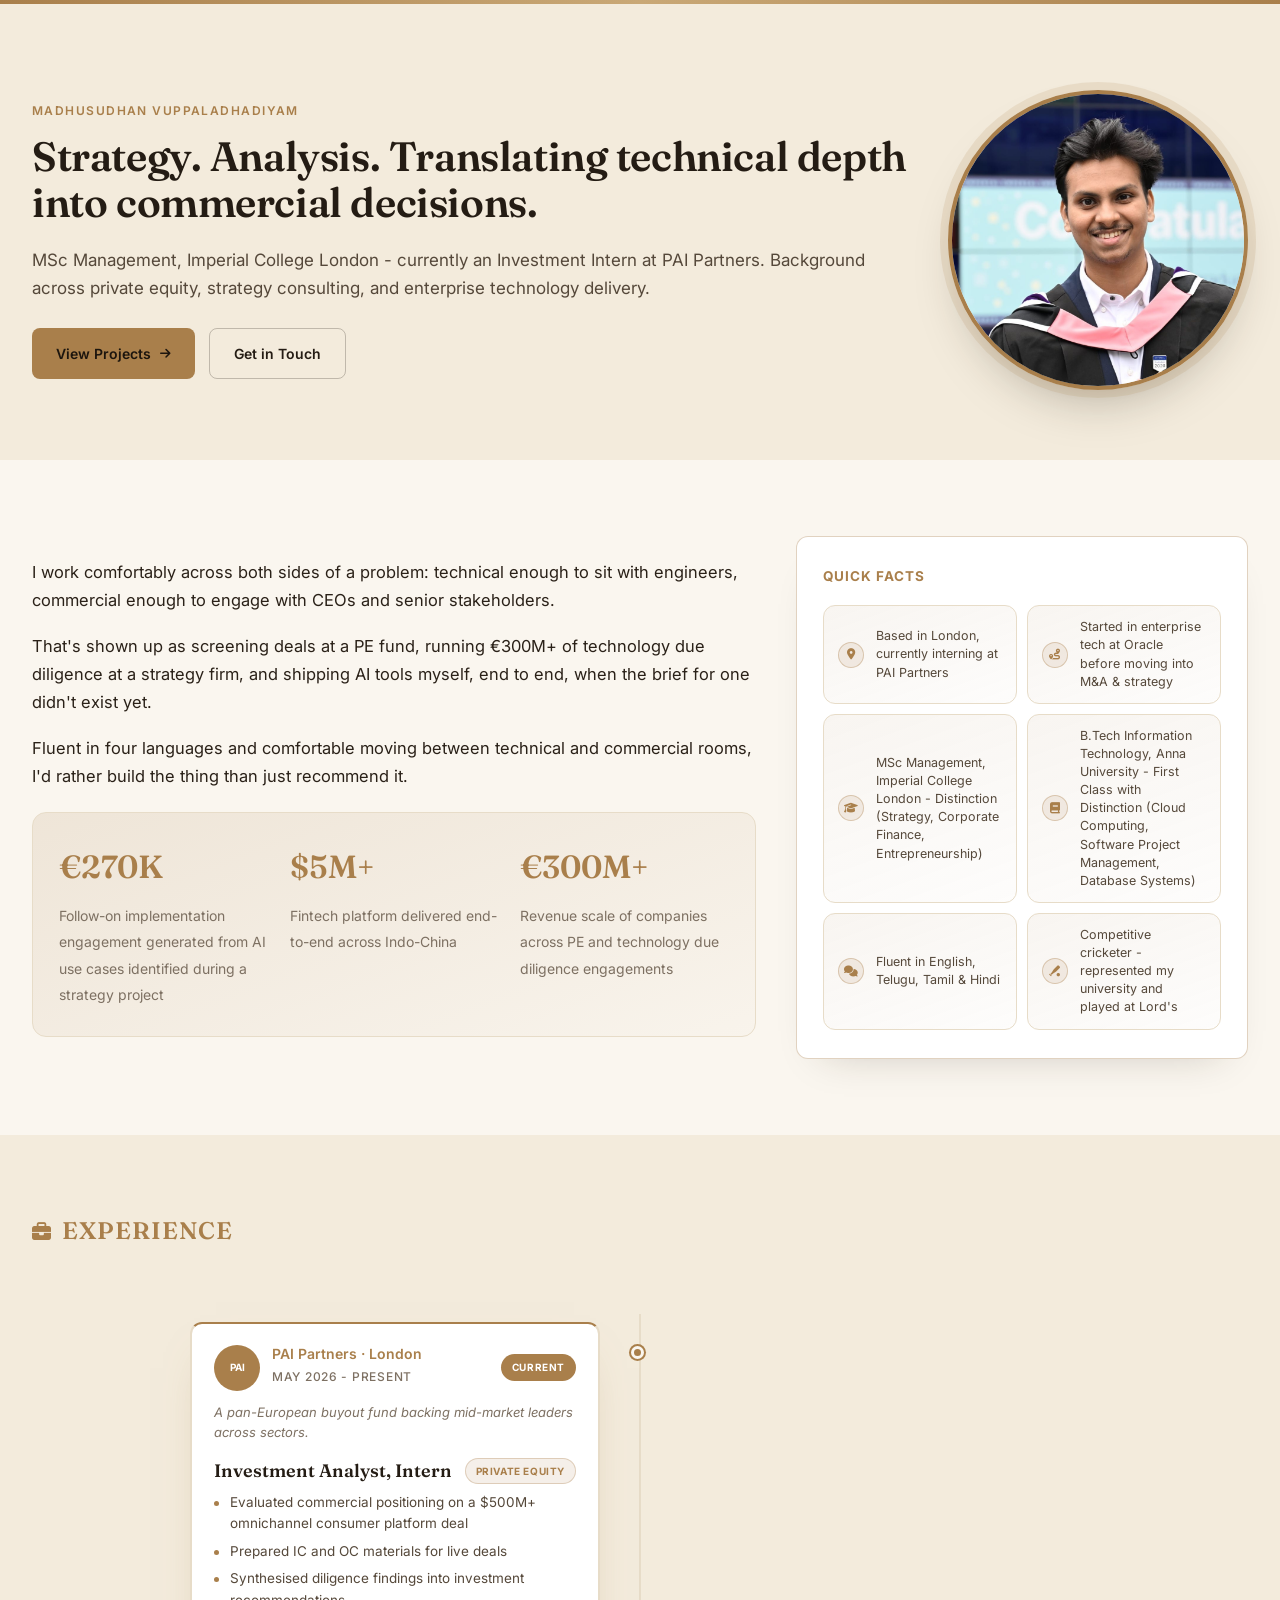
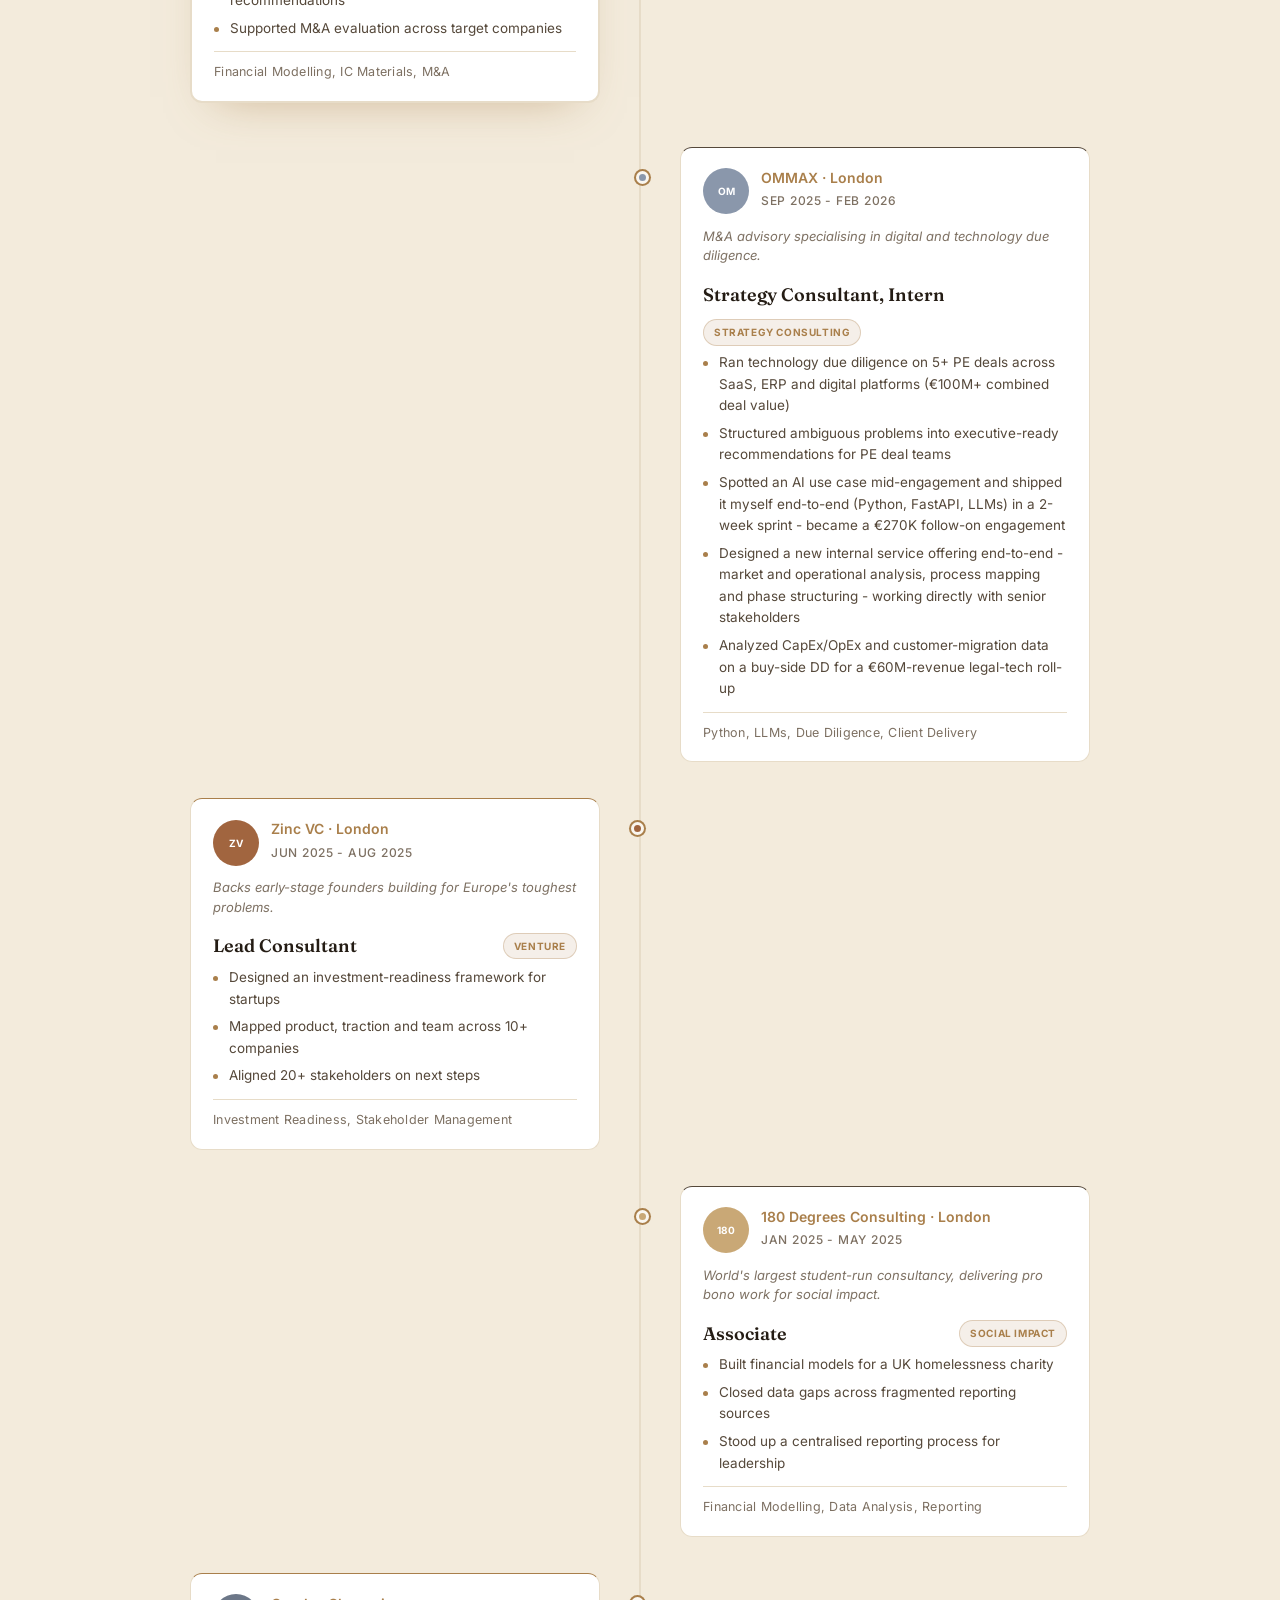
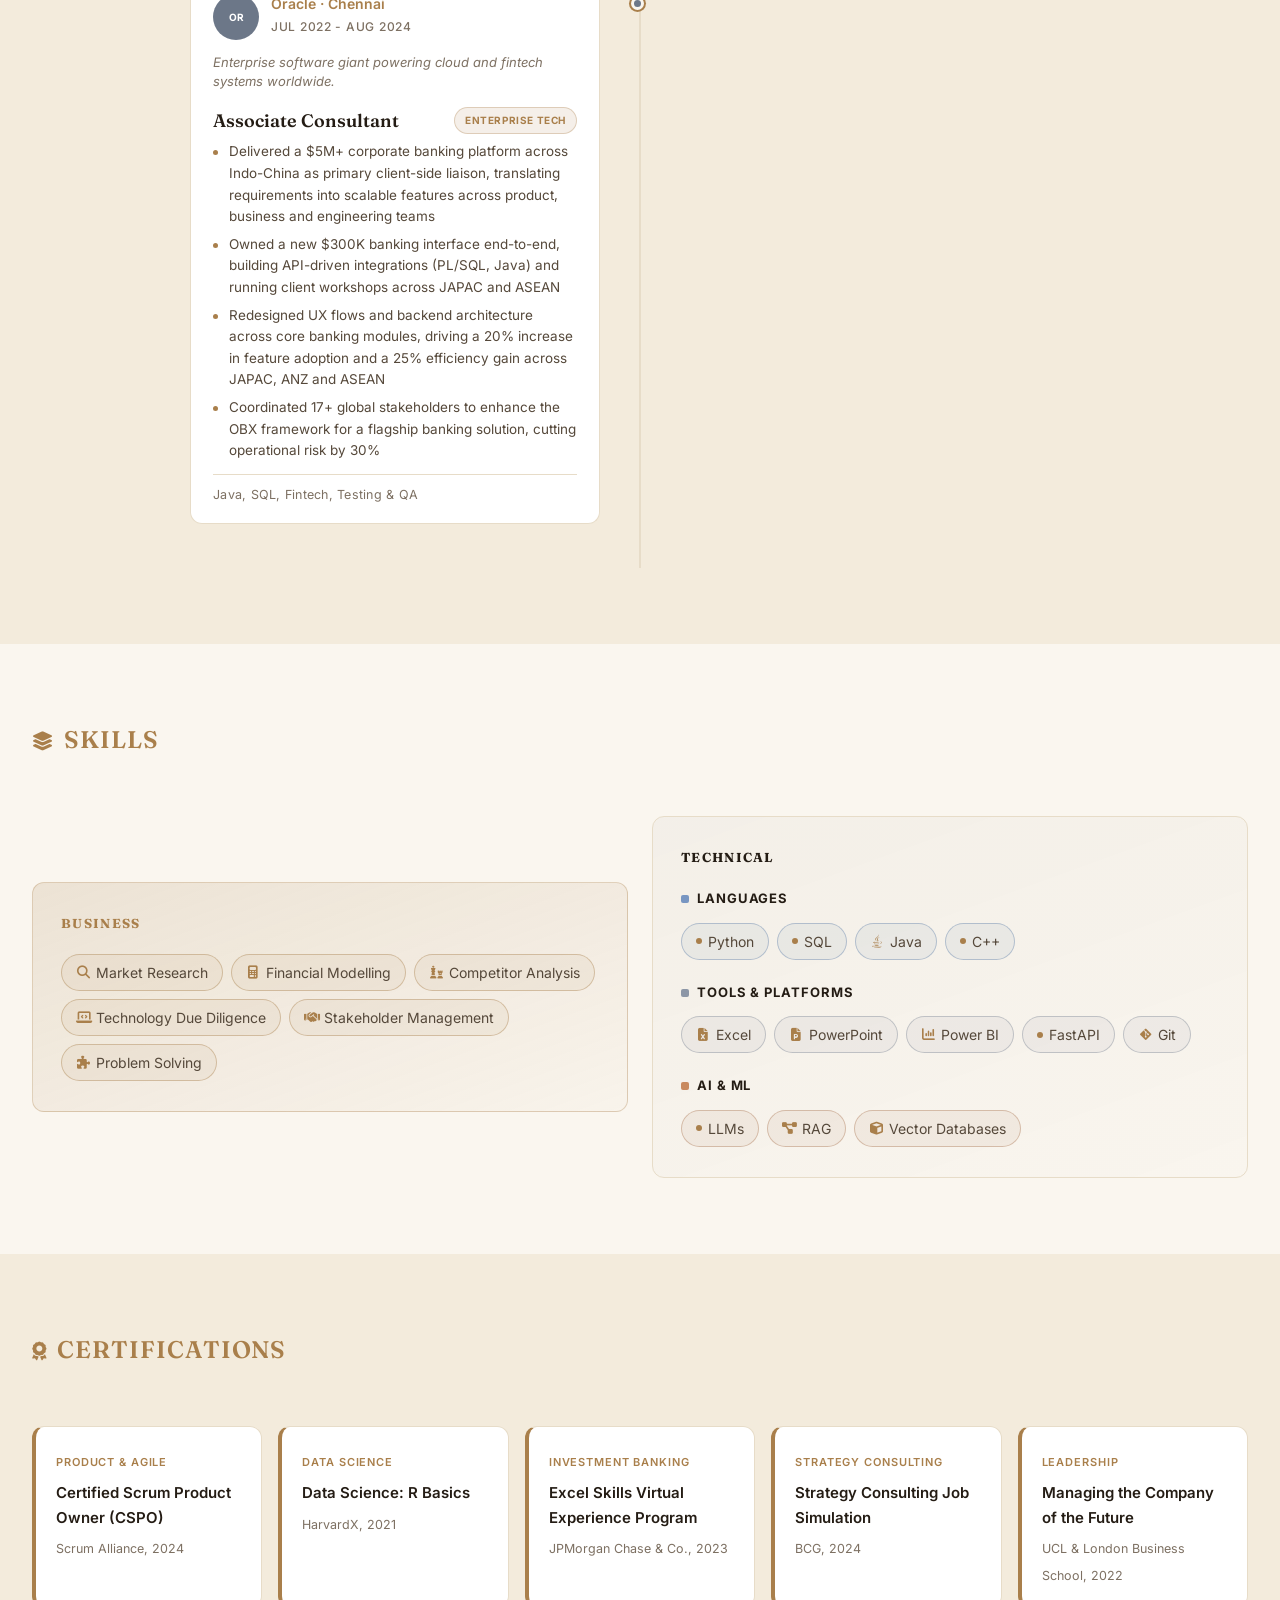
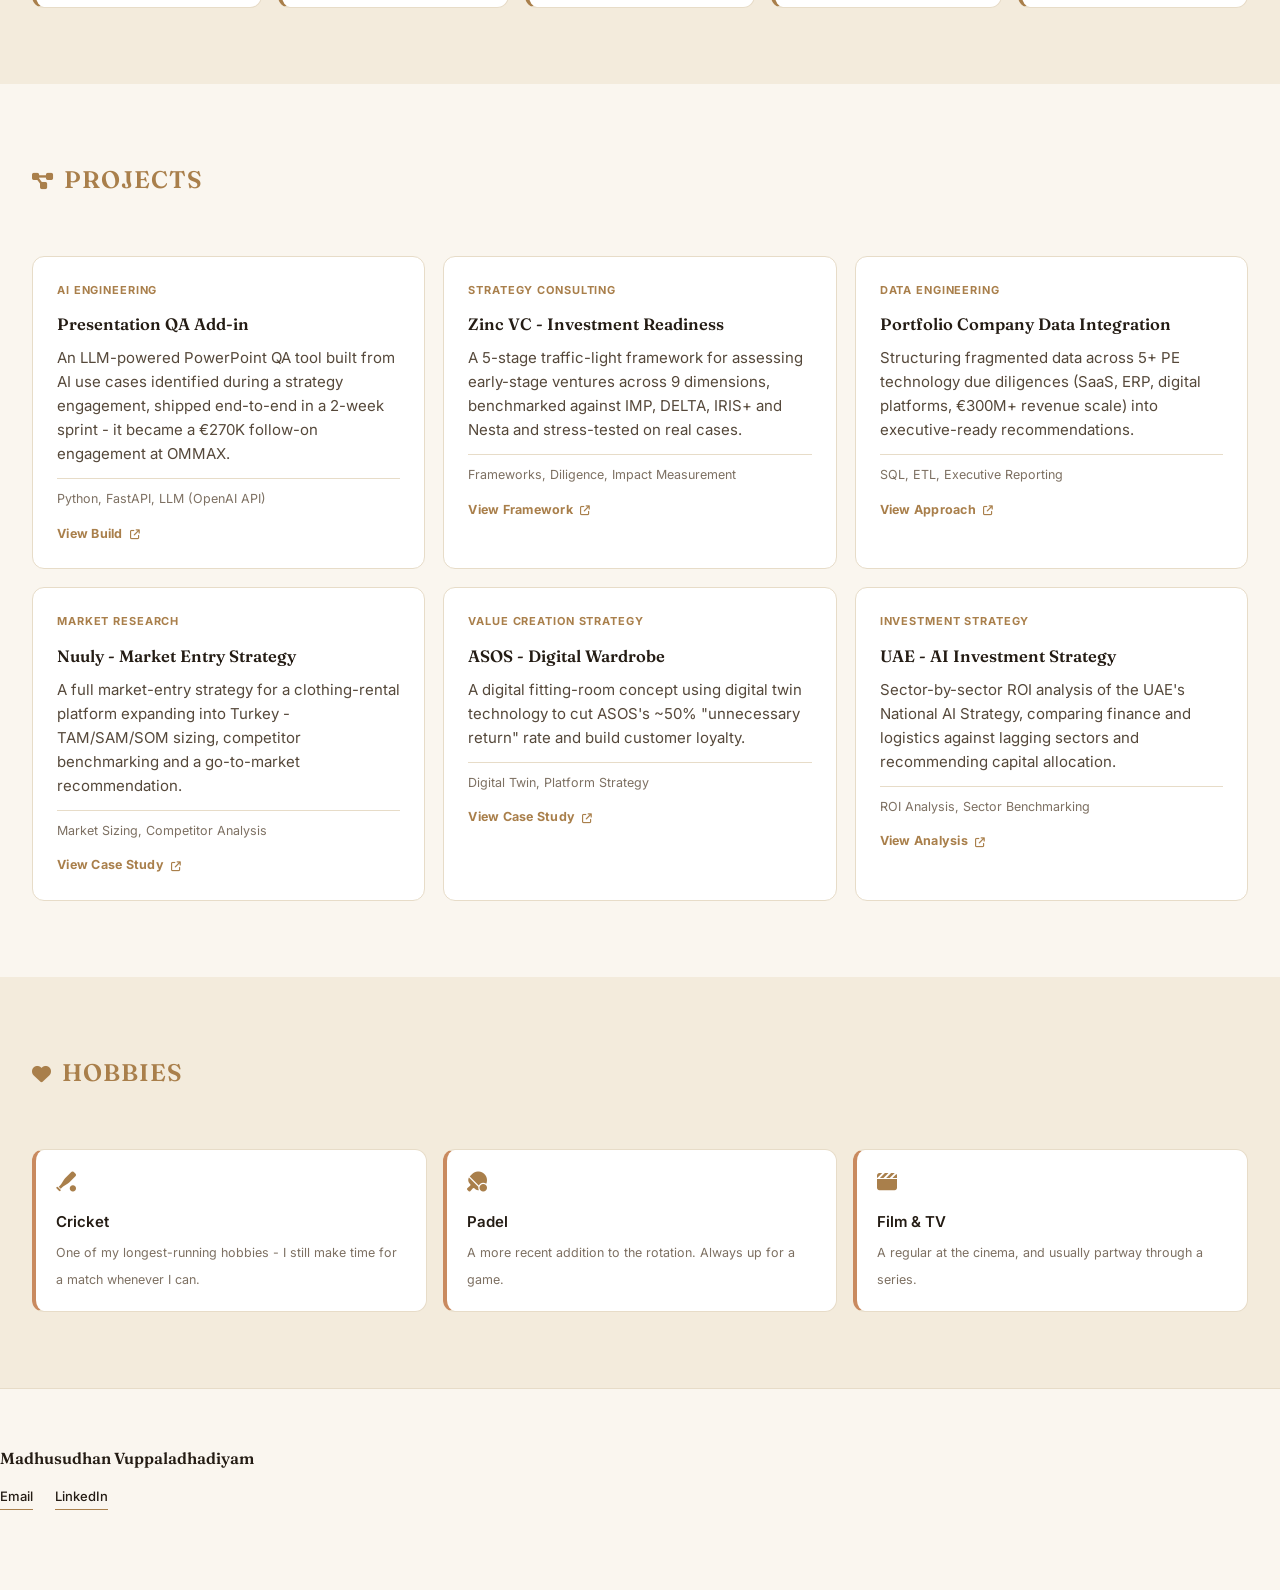
<file: index.html>
<!DOCTYPE html><html lang="en"><head><meta charset="UTF-8"><meta name="viewport" content="width=device-width, initial-scale=1.0"><title>Madhusudhan Vuppaladhadiyam</title><link rel="preconnect" href="https://fonts.googleapis.com"><link href="https://fonts.googleapis.com/css2?family=Inter:wght@400;500;600&family=Fraunces:opsz,wght@9..144,500;9..144,600&display=swap" rel="stylesheet"><link rel="stylesheet" href="style.css?v=13"><link rel="stylesheet" href="style2.css?v=8"><link rel="stylesheet" href="style3.css?v=16"><link rel="stylesheet" href="style3b.css?v=2"><link rel="stylesheet" href="style3c.css?v=1"><link rel="stylesheet" href="style4.css?v=2"><link rel="stylesheet" href="https://cdnjs.cloudflare.com/ajax/libs/font-awesome/6.5.1/css/all.min.css"></head><body><header class="hero"><div class="hero-grid"><div class="hero-text"><p class="eyebrow">Madhusudhan Vuppaladhadiyam</p><h1>Strategy. Analysis. Translating technical depth into commercial decisions.</h1><p class="tagline">MSc Management, Imperial College London - currently an Investment Intern at PAI Partners. Background across private equity, strategy consulting, and enterprise technology delivery.</p><div class="hero-cta"><a href="#projects" class="btn-primary">View Projects<i class="fa-solid fa-arrow-right"></i></a><a href="mailto:madhusudhan7401@gmail.com" class="btn-outline">Get in Touch</a></div></div><div class="hero-photo"><img src="profile.jpg?v=2" alt="Madhusudhan Vuppaladhadiyam"></div></div></header><main><section class="about" id="about"><div class="wrap"><div class="about-grid"><div class="about-main"><p>I work comfortably across both sides of a problem: technical enough to sit with engineers, commercial enough to engage with CEOs and senior stakeholders.</p><p>That's shown up as screening deals at a PE fund, running &euro;300M+ of technology due diligence at a strategy firm, and shipping AI tools myself, end to end, when the brief for one didn't exist yet.</p><p>Fluent in four languages and comfortable moving between technical and commercial rooms, I'd rather build the thing than just recommend it.</p><div class="impact-grid"><div class="impact-stat"><span class="impact-num">&euro;270K</span><span class="impact-label">Follow-on implementation engagement generated from AI use cases identified during a strategy project</span></div><div class="impact-stat"><span class="impact-num">$5M+</span><span class="impact-label">Fintech platform delivered end-to-end across Indo-China</span></div><div class="impact-stat"><span class="impact-num">&euro;300M+</span><span class="impact-label">Revenue scale of companies across PE and technology due diligence engagements</span></div></div></div><aside class="quick-facts-card"><h4>Quick Facts</h4><div id="quick-facts"><div class="qf-fact"><span class="qf-badge"><i class="fa-solid fa-location-dot"></i></span><span>Based in London, currently interning at PAI Partners</span></div><div class="qf-fact"><span class="qf-badge"><i class="fa-solid fa-route"></i></span><span>Started in enterprise tech at Oracle before moving into M&amp;A &amp; strategy</span></div><div class="qf-fact"><span class="qf-badge"><i class="fa-solid fa-graduation-cap"></i></span><span>MSc Management, Imperial College London - Distinction (Strategy, Corporate Finance, Entrepreneurship)</span></div><div class="qf-fact"><span class="qf-badge"><i class="fa-solid fa-book"></i></span><span>B.Tech Information Technology, Anna University - First Class with Distinction (Cloud Computing, Software Project Management, Database Systems)</span></div><div class="qf-fact"><span class="qf-badge"><i class="fa-solid fa-comments"></i></span><span>Fluent in English, Telugu, Tamil &amp; Hindi</span></div><div class="qf-fact"><span class="qf-badge"><i class="fa-solid fa-baseball-bat-ball"></i></span><span>Competitive cricketer - represented my university and played at Lord's</span></div></div></aside></div></div></section><section class="exp-edu" id="experience"><div class="wrap"><h2><i class="fa-solid fa-briefcase"></i>Experience</h2><div class="timeline" id="timeline"><div class="tl-item current"><span class="tl-dot sw0"></span><div class="tl-card"><div class="tl-card-top"><span class="tl-co-logo"><img src="https://www.google.com/s2/favicons?sz=128&domain=paipartners.com" alt="" onerror="lf(this,'PAI','sw0')"></span><div class="tl-co-info"><span class="tl-org">PAI Partners &middot; London</span><span class="tl-date">May 2026 - Present</span></div><span class="tl-current-badge">Current</span></div><p class="tl-co-blurb">A pan-European buyout fund backing mid-market leaders across sectors.</p><div class="tl-role-row"><h3>Investment Analyst, Intern</h3><span class="tl-sector">Private Equity</span></div><ul class="tl-bullets"><li>Evaluated commercial positioning on a $500M+ omnichannel consumer platform deal</li><li>Prepared IC and OC materials for live deals</li><li>Synthesised diligence findings into investment recommendations</li><li>Supported M&amp;A evaluation across target companies</li></ul><span class="tl-tags">Financial Modelling, IC Materials, M&amp;A</span></div></div><div class="tl-item"><span class="tl-dot sw1"></span><div class="tl-card"><div class="tl-card-top"><span class="tl-co-logo"><img src="https://www.google.com/s2/favicons?sz=128&domain=ommax.com" alt="" onerror="lf(this,'OM','sw1')"></span><div class="tl-co-info"><span class="tl-org">OMMAX &middot; London</span><span class="tl-date">Sep 2025 - Feb 2026</span></div></div><p class="tl-co-blurb">M&amp;A advisory specialising in digital and technology due diligence.</p><div class="tl-role-row"><h3>Strategy Consultant, Intern</h3><span class="tl-sector">Strategy Consulting</span></div><ul class="tl-bullets"><li>Ran technology due diligence on 5+ PE deals across SaaS, ERP and digital platforms (&euro;100M+ combined deal value)</li><li>Structured ambiguous problems into executive-ready recommendations for PE deal teams</li><li>Spotted an AI use case mid-engagement and shipped it myself end-to-end (Python, FastAPI, LLMs) in a 2-week sprint - became a &euro;270K follow-on engagement</li><li>Designed a new internal service offering end-to-end - market and operational analysis, process mapping and phase structuring - working directly with senior stakeholders</li><li>Analyzed CapEx/OpEx and customer-migration data on a buy-side DD for a &euro;60M-revenue legal-tech roll-up</li></ul><span class="tl-tags">Python, LLMs, Due Diligence, Client Delivery</span></div></div><div class="tl-item"><span class="tl-dot sw2"></span><div class="tl-card"><div class="tl-card-top"><span class="tl-co-logo"><img src="https://www.google.com/s2/favicons?sz=128&domain=zinc.vc" alt="" onerror="lf(this,'ZV','sw2')"></span><div class="tl-co-info"><span class="tl-org">Zinc VC &middot; London</span><span class="tl-date">Jun 2025 - Aug 2025</span></div></div><p class="tl-co-blurb">Backs early-stage founders building for Europe's toughest problems.</p><div class="tl-role-row"><h3>Lead Consultant</h3><span class="tl-sector">Venture</span></div><ul class="tl-bullets"><li>Designed an investment-readiness framework for startups</li><li>Mapped product, traction and team across 10+ companies</li><li>Aligned 20+ stakeholders on next steps</li></ul><span class="tl-tags">Investment Readiness, Stakeholder Management</span></div></div><div class="tl-item"><span class="tl-dot sw3"></span><div class="tl-card"><div class="tl-card-top"><span class="tl-co-logo"><img src="https://www.google.com/s2/favicons?sz=128&domain=180dc.org" alt="" onerror="lf(this,'180','sw3')"></span><div class="tl-co-info"><span class="tl-org">180 Degrees Consulting &middot; London</span><span class="tl-date">Jan 2025 - May 2025</span></div></div><p class="tl-co-blurb">World's largest student-run consultancy, delivering pro bono work for social impact.</p><div class="tl-role-row"><h3>Associate</h3><span class="tl-sector">Social Impact</span></div><ul class="tl-bullets"><li>Built financial models for a UK homelessness charity</li><li>Closed data gaps across fragmented reporting sources</li><li>Stood up a centralised reporting process for leadership</li></ul><span class="tl-tags">Financial Modelling, Data Analysis, Reporting</span></div></div><div class="tl-item"><span class="tl-dot sw4"></span><div class="tl-card"><div class="tl-card-top"><span class="tl-co-logo"><img src="https://www.google.com/s2/favicons?sz=128&domain=oracle.com" alt="" onerror="lf(this,'OR','sw4')"></span><div class="tl-co-info"><span class="tl-org">Oracle &middot; Chennai</span><span class="tl-date">Jul 2022 - Aug 2024</span></div></div><p class="tl-co-blurb">Enterprise software giant powering cloud and fintech systems worldwide.</p><div class="tl-role-row"><h3>Associate Consultant</h3><span class="tl-sector">Enterprise Tech</span></div><ul class="tl-bullets"><li>Delivered a $5M+ corporate banking platform across Indo-China as primary client-side liaison, translating requirements into scalable features across product, business and engineering teams</li><li>Owned a new $300K banking interface end-to-end, building API-driven integrations (PL/SQL, Java) and running client workshops across JAPAC and ASEAN</li><li>Redesigned UX flows and backend architecture across core banking modules, driving a 20% increase in feature adoption and a 25% efficiency gain across JAPAC, ANZ and ASEAN</li><li>Coordinated 17+ global stakeholders to enhance the OBX framework for a flagship banking solution, cutting operational risk by 30%</li></ul><span class="tl-tags">Java, SQL, Fintech, Testing &amp; QA</span></div></div></div></div></section><section class="skills" id="skills"><div class="wrap"><h2><i class="fa-solid fa-layer-group"></i>Skills</h2><div class="skills-panel" id="skills-panel"><div class="skills-col skills-biz"><h3 class="skills-col-h">Business</h3><div class="pills"><span class="cat-a">Market Research</span><span class="cat-a">Financial Modelling</span><span class="cat-a">Competitor Analysis</span><span class="cat-a">Technology Due Diligence</span><span class="cat-a">Stakeholder Management</span><span class="cat-a">Problem Solving</span></div></div><div class="skills-col skills-tech"><h3 class="skills-col-h">Technical</h3><div class="skill-group cat-b"><h4>Languages</h4><div class="pills"><span class="hi cat-b"><img src="https://cdn.simpleicons.org/python" onerror="pf(this)">Python</span><span class="cat-b">SQL</span><span class="hi cat-b"><i class="fa-brands fa-java ic-java"></i>Java</span><span class="hi cat-b"><img src="https://cdn.simpleicons.org/cplusplus" onerror="pf(this)">C++</span></div></div><div class="skill-group cat-d"><h4>Tools &amp; Platforms</h4><div class="pills"><span class="hi cat-d"><i class="fa-solid fa-file-excel ic-excel"></i>Excel</span><span class="hi cat-d"><i class="fa-solid fa-file-powerpoint ic-ppt"></i>PowerPoint</span><span class="hi cat-d"><i class="fa-solid fa-chart-column ic-pbi"></i>Power BI</span><span class="hi cat-d"><img src="https://cdn.simpleicons.org/fastapi" onerror="pf(this)">FastAPI</span><span class="hi cat-d"><i class="fa-brands fa-git-alt"></i>Git</span></div></div><div class="skill-group cat-c"><h4>AI &amp; ML</h4><div class="pills"><span class="cat-c">LLMs</span><span class="hi cat-c"><i class="fa-solid fa-diagram-project"></i>RAG</span><span class="hi cat-c"><i class="fa-solid fa-cube"></i>Vector Databases</span></div></div></div></div></div></section><section class="certifications" id="certifications"><div class="wrap"><h2><i class="fa-solid fa-award"></i>Certifications</h2><div class="cert-grid" id="cert-grid"><div class="cert-card"><span class="cert-cat">Product &amp; Agile</span><p>Certified Scrum Product Owner (CSPO)</p><span class="cert-year">Scrum Alliance, 2024</span></div><div class="cert-card"><span class="cert-cat">Data Science</span><p>Data Science: R Basics</p><span class="cert-year">HarvardX, 2021</span></div><div class="cert-card"><span class="cert-cat">Investment Banking</span><p>Excel Skills Virtual Experience Program</p><span class="cert-year">JPMorgan Chase &amp; Co., 2023</span></div><div class="cert-card"><span class="cert-cat">Strategy Consulting</span><p>Strategy Consulting Job Simulation</p><span class="cert-year">BCG, 2024</span></div><div class="cert-card"><span class="cert-cat">Leadership</span><p>Managing the Company of the Future</p><span class="cert-year">UCL &amp; London Business School, 2022</span></div></div></div></section><section class="projects" id="projects"><div class="wrap"><h2><i class="fa-solid fa-diagram-project"></i>Projects</h2><div class="project-grid" id="projects-grid"><a class="project-card" href="projects/presentation-qa-addin.html" target="_blank" rel="noopener"><span class="proj-cat">AI Engineering</span><h3>Presentation QA Add-in</h3><p>An LLM-powered PowerPoint QA tool built from AI use cases identified during a strategy engagement, shipped end-to-end in a 2-week sprint - it became a &euro;270K follow-on engagement at OMMAX.</p><span class="proj-tech">Python, FastAPI, LLM (OpenAI API)</span><span class="proj-cta">View Build<i class="fa-solid fa-arrow-up-right-from-square"></i></span></a><a class="project-card" href="projects/zinc-consulting.html" target="_blank" rel="noopener"><span class="proj-cat">Strategy Consulting</span><h3>Zinc VC - Investment Readiness</h3><p>A 5-stage traffic-light framework for assessing early-stage ventures across 9 dimensions, benchmarked against IMP, DELTA, IRIS+ and Nesta and stress-tested on real cases.</p><span class="proj-tech">Frameworks, Diligence, Impact Measurement</span><span class="proj-cta">View Framework<i class="fa-solid fa-arrow-up-right-from-square"></i></span></a><a class="project-card" href="projects/portfolio-data-integration.html" target="_blank" rel="noopener"><span class="proj-cat">Data Engineering</span><h3>Portfolio Company Data Integration</h3><p>Structuring fragmented data across 5+ PE technology due diligences (SaaS, ERP, digital platforms, &euro;300M+ revenue scale) into executive-ready recommendations.</p><span class="proj-tech">SQL, ETL, Executive Reporting</span><span class="proj-cta">View Approach<i class="fa-solid fa-arrow-up-right-from-square"></i></span></a><a class="project-card" href="projects/nuuly-market-entry.html" target="_blank" rel="noopener"><span class="proj-cat">Market Research</span><h3>Nuuly - Market Entry Strategy</h3><p>A full market-entry strategy for a clothing-rental platform expanding into Turkey - TAM/SAM/SOM sizing, competitor benchmarking and a go-to-market recommendation.</p><span class="proj-tech">Market Sizing, Competitor Analysis</span><span class="proj-cta">View Case Study<i class="fa-solid fa-arrow-up-right-from-square"></i></span></a><a class="project-card" href="projects/asos-digital-wardrobe.html" target="_blank" rel="noopener"><span class="proj-cat">Value Creation Strategy</span><h3>ASOS - Digital Wardrobe</h3><p>A digital fitting-room concept using digital twin technology to cut ASOS's ~50% "unnecessary return" rate and build customer loyalty.</p><span class="proj-tech">Digital Twin, Platform Strategy</span><span class="proj-cta">View Case Study<i class="fa-solid fa-arrow-up-right-from-square"></i></span></a><a class="project-card" href="projects/uae-ai-investment.html" target="_blank" rel="noopener"><span class="proj-cat">Investment Strategy</span><h3>UAE - AI Investment Strategy</h3><p>Sector-by-sector ROI analysis of the UAE's National AI Strategy, comparing finance and logistics against lagging sectors and recommending capital allocation.</p><span class="proj-tech">ROI Analysis, Sector Benchmarking</span><span class="proj-cta">View Analysis<i class="fa-solid fa-arrow-up-right-from-square"></i></span></a></div></div></section><section class="interests" id="interests"><div class="wrap"><h2><i class="fa-solid fa-heart"></i>Hobbies</h2><div class="cert-grid" id="hobby-grid"><div class="cert-card hobby-card"><i class="fa-solid fa-baseball-bat-ball hobby-icon"></i><p>Cricket</p><span class="cert-year">One of my longest-running hobbies - I still make time for a match whenever I can.</span></div><div class="cert-card hobby-card"><i class="fa-solid fa-table-tennis-paddle-ball hobby-icon"></i><p>Padel</p><span class="cert-year">A more recent addition to the rotation. Always up for a game.</span></div><div class="cert-card hobby-card"><i class="fa-solid fa-clapperboard hobby-icon"></i><p>Film &amp; TV</p><span class="cert-year">A regular at the cinema, and usually partway through a series.</span></div></div></div></section></main><footer><p>Madhusudhan Vuppaladhadiyam</p><div class="links"><a href="mailto:madhusudhan7401@gmail.com">Email</a><a href="https://www.linkedin.com/in/madhusudhan-vuppaladhadiyam007" target="_blank" rel="noopener">LinkedIn</a></div></footer><script src="data.js?v=15"></script><script src="data2.js?v=2"></script><script src="app.js?v=14"></script></body></html>
</file>
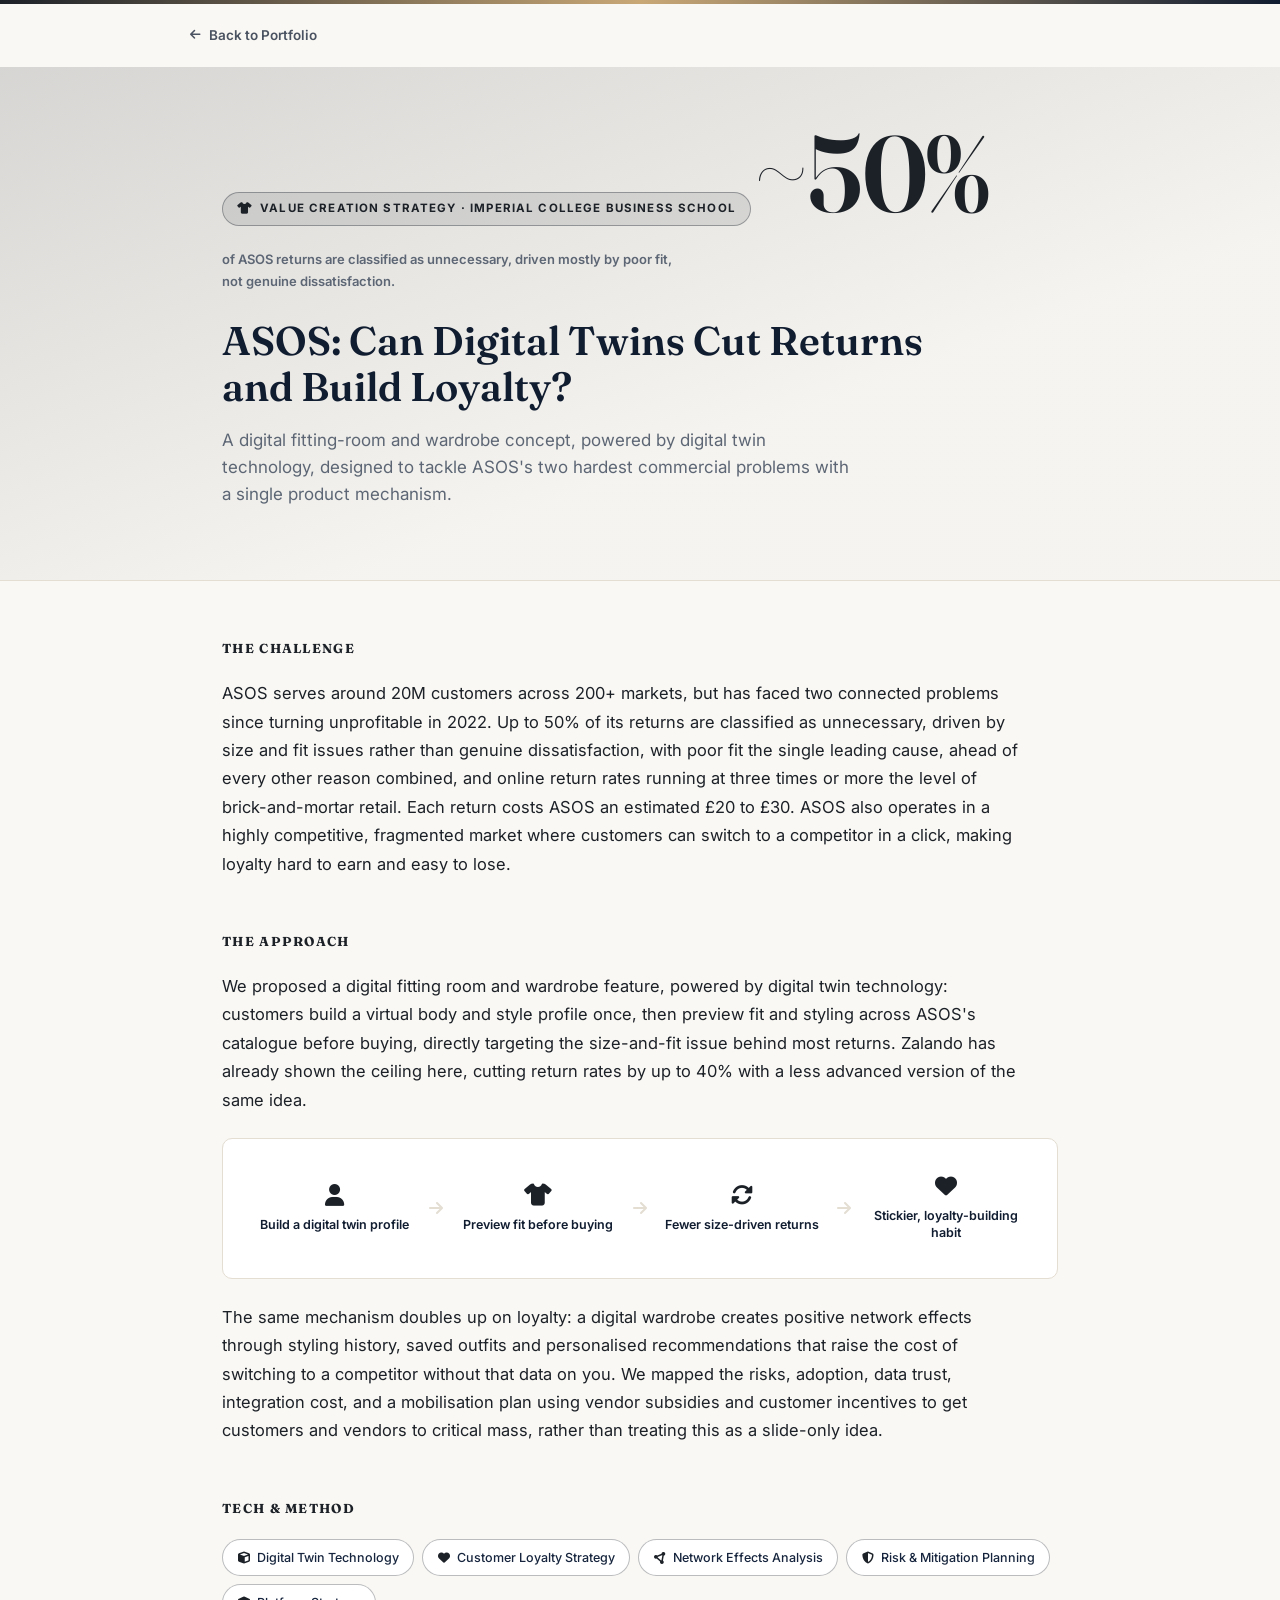
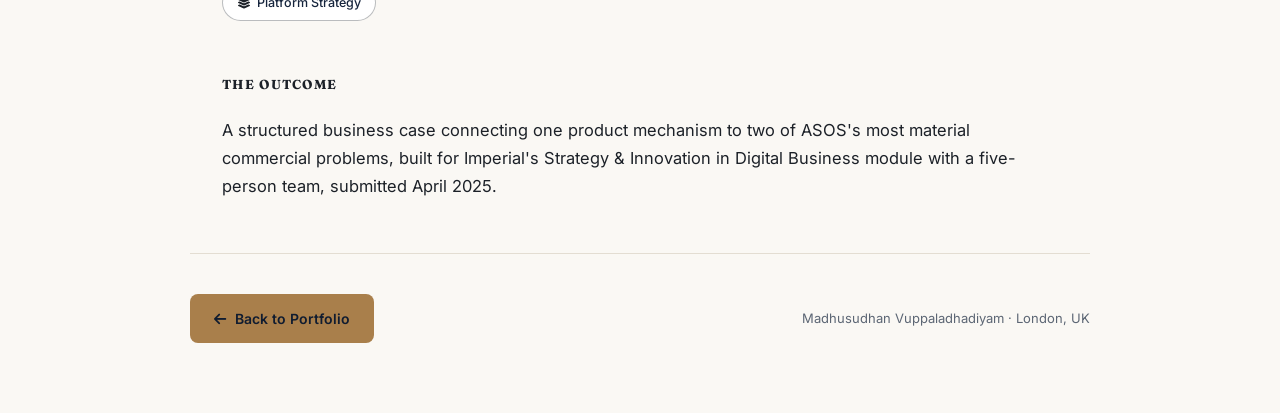
<file: projects/asos-digital-wardrobe.html>
<!DOCTYPE html><html lang="en"><head><meta charset="UTF-8"><meta name="viewport" content="width=device-width, initial-scale=1.0">
<title>ASOS - Digital Wardrobe - Madhusudhan Vuppaladhadiyam</title>
<link rel="preconnect" href="https://fonts.googleapis.com">
<link href="https://fonts.googleapis.com/css2?family=Inter:wght@400;500;600&family=Fraunces:opsz,wght@9..144,500;9..144,600&display=swap" rel="stylesheet">
<link rel="stylesheet" href="case.css?v=4">
<link rel="stylesheet" href="https://cdnjs.cloudflare.com/ajax/libs/font-awesome/6.5.1/css/all.min.css">
</head><body class="theme-mono">
<div class="wrap topbar"><a href="../index.html#projects" class="back-link"><i class="fa-solid fa-arrow-left"></i>Back to Portfolio</a></div>
<header class="case-hero"><div class="wrap">
<span class="case-eyebrow"><i class="fa-solid fa-shirt"></i>Value Creation Strategy &middot; Imperial College Business School</span>
<span class="case-hero-stat">~50%</span><span class="case-hero-stat-label">of ASOS returns are classified as unnecessary, driven mostly by poor fit, not genuine dissatisfaction.</span>
<h1>ASOS: Can Digital Twins Cut Returns and Build Loyalty?</h1>
<p class="case-outcome">A digital fitting-room and wardrobe concept, powered by digital twin technology, designed to tackle ASOS's two hardest commercial problems with a single product mechanism.</p>
</div></header>
<main class="wrap">
<section class="case-section reveal"><h2>The Challenge</h2>
<p>ASOS serves around 20M customers across 200+ markets, but has faced two connected problems since turning unprofitable in 2022. Up to 50% of its returns are classified as unnecessary, driven by size and fit issues rather than genuine dissatisfaction, with poor fit the single leading cause, ahead of every other reason combined, and online return rates running at three times or more the level of brick-and-mortar retail. Each return costs ASOS an estimated &pound;20 to &pound;30. ASOS also operates in a highly competitive, fragmented market where customers can switch to a competitor in a click, making loyalty hard to earn and easy to lose.</p>
</section>
<section class="case-section reveal"><h2>The Approach</h2>
<p>We proposed a digital fitting room and wardrobe feature, powered by digital twin technology: customers build a virtual body and style profile once, then preview fit and styling across ASOS's catalogue before buying, directly targeting the size-and-fit issue behind most returns. Zalando has already shown the ceiling here, cutting return rates by up to 40% with a less advanced version of the same idea.</p>
<div class="case-flow reveal"><div class="case-flow-step"><i class="fa-solid fa-user"></i><span>Build a digital twin profile</span></div><span class="case-flow-arrow"><i class="fa-solid fa-arrow-right"></i></span><div class="case-flow-step"><i class="fa-solid fa-shirt"></i><span>Preview fit before buying</span></div><span class="case-flow-arrow"><i class="fa-solid fa-arrow-right"></i></span><div class="case-flow-step"><i class="fa-solid fa-rotate"></i><span>Fewer size-driven returns</span></div><span class="case-flow-arrow"><i class="fa-solid fa-arrow-right"></i></span><div class="case-flow-step"><i class="fa-solid fa-heart"></i><span>Stickier, loyalty-building habit</span></div></div>
<p>The same mechanism doubles up on loyalty: a digital wardrobe creates positive network effects through styling history, saved outfits and personalised recommendations that raise the cost of switching to a competitor without that data on you. We mapped the risks, adoption, data trust, integration cost, and a mobilisation plan using vendor subsidies and customer incentives to get customers and vendors to critical mass, rather than treating this as a slide-only idea.</p>
</section>
<section class="case-section reveal"><h2>Tech &amp; Method</h2><div class="case-tags reveal"><span><i class="fa-solid fa-cube"></i>Digital Twin Technology</span><span><i class="fa-solid fa-heart"></i>Customer Loyalty Strategy</span><span><i class="fa-solid fa-circle-nodes"></i>Network Effects Analysis</span><span><i class="fa-solid fa-shield-halved"></i>Risk &amp; Mitigation Planning</span><span><i class="fa-solid fa-layer-group"></i>Platform Strategy</span></div></section>
<section class="case-section reveal"><h2>The Outcome</h2>
<p>A structured business case connecting one product mechanism to two of ASOS's most material commercial problems, built for Imperial's Strategy &amp; Innovation in Digital Business module with a five-person team, submitted April 2025.</p>
</section>
</main>
<div class="wrap case-footer">
<a href="../index.html#projects" class="btn-primary"><i class="fa-solid fa-arrow-left"></i>Back to Portfolio</a>
<span class="foot-note">Madhusudhan Vuppaladhadiyam &middot; London, UK</span>
</div>
<script src="case.js?v=1"></script>
</body></html>
</file>
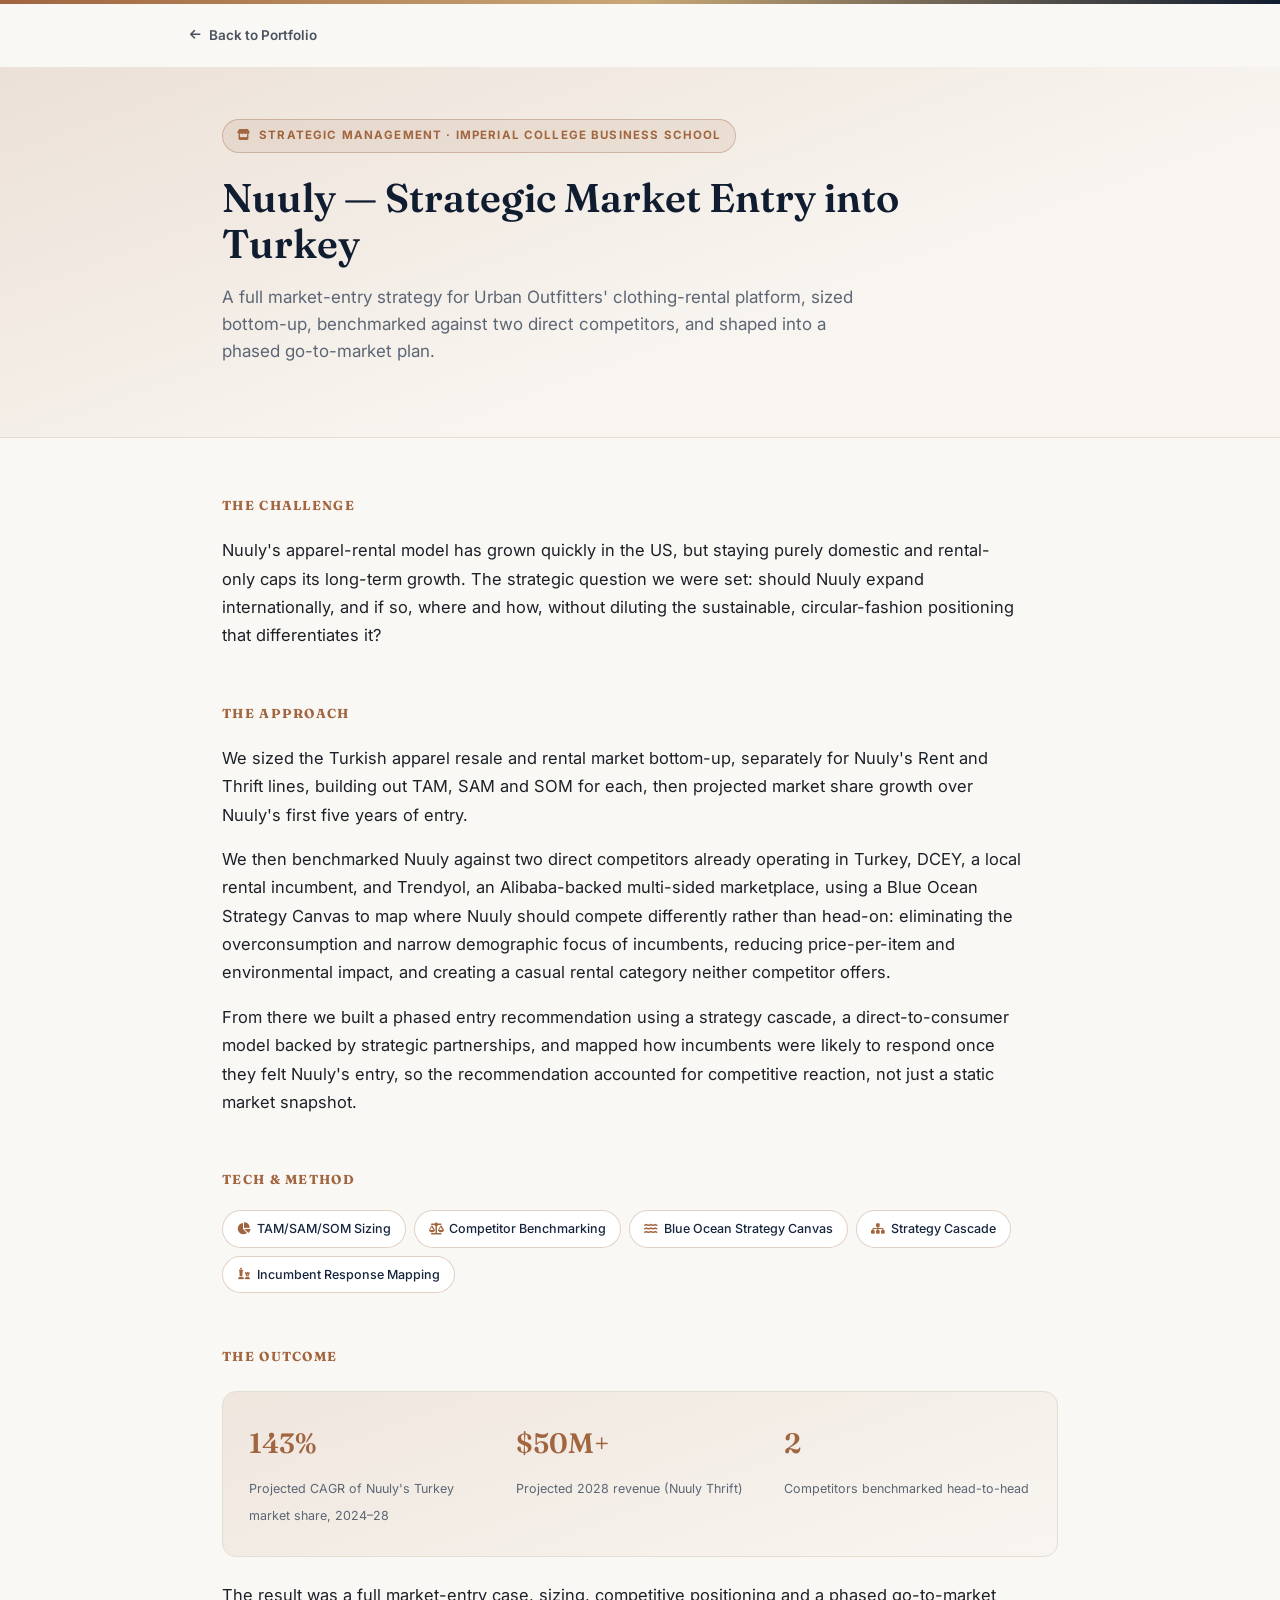
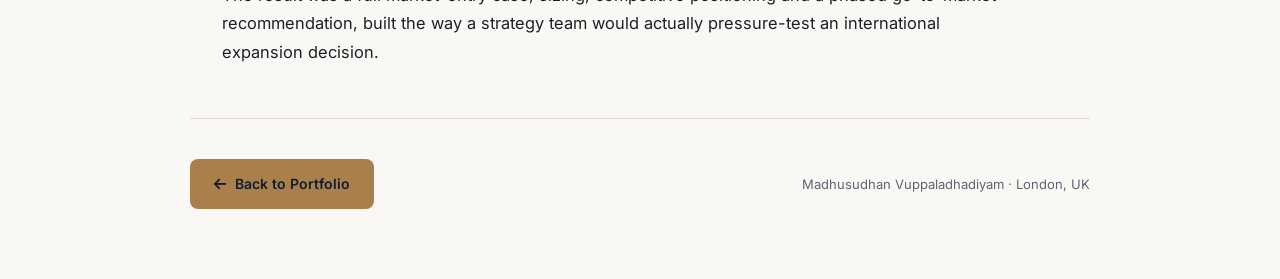
<file: projects/nuuly-market-entry.html>
<!DOCTYPE html><html lang="en"><head><meta charset="UTF-8"><meta name="viewport" content="width=device-width, initial-scale=1.0">
<title>Nuuly — Market Entry Strategy — Madhusudhan Vuppaladhadiyam</title>
<link rel="preconnect" href="https://fonts.googleapis.com">
<link href="https://fonts.googleapis.com/css2?family=Inter:wght@400;500;600&family=Fraunces:opsz,wght@9..144,500;9..144,600&display=swap" rel="stylesheet">
<link rel="stylesheet" href="case.css?v=4">
<link rel="stylesheet" href="https://cdnjs.cloudflare.com/ajax/libs/font-awesome/6.5.1/css/all.min.css">
</head><body class="theme-rust">
<div class="wrap topbar"><a href="../index.html#projects" class="back-link"><i class="fa-solid fa-arrow-left"></i>Back to Portfolio</a></div>
<header class="case-hero"><div class="wrap">
<span class="case-eyebrow"><i class="fa-solid fa-store"></i>Strategic Management &middot; Imperial College Business School</span>

<h1>Nuuly — Strategic Market Entry into Turkey</h1>
<p class="case-outcome">A full market-entry strategy for Urban Outfitters' clothing-rental platform, sized bottom-up, benchmarked against two direct competitors, and shaped into a phased go-to-market plan.</p>
</div></header>
<main class="wrap">
<section class="case-section reveal"><h2>The Challenge</h2>
<p>Nuuly's apparel-rental model has grown quickly in the US, but staying purely domestic and rental-only caps its long-term growth. The strategic question we were set: should Nuuly expand internationally, and if so, where and how, without diluting the sustainable, circular-fashion positioning that differentiates it?</p>
</section>
<section class="case-section reveal"><h2>The Approach</h2>
<p>We sized the Turkish apparel resale and rental market bottom-up, separately for Nuuly's Rent and Thrift lines, building out TAM, SAM and SOM for each, then projected market share growth over Nuuly's first five years of entry.</p>

<p>We then benchmarked Nuuly against two direct competitors already operating in Turkey, DCEY, a local rental incumbent, and Trendyol, an Alibaba-backed multi-sided marketplace, using a Blue Ocean Strategy Canvas to map where Nuuly should compete differently rather than head-on: eliminating the overconsumption and narrow demographic focus of incumbents, reducing price-per-item and environmental impact, and creating a casual rental category neither competitor offers.</p>

<p>From there we built a phased entry recommendation using a strategy cascade, a direct-to-consumer model backed by strategic partnerships, and mapped how incumbents were likely to respond once they felt Nuuly's entry, so the recommendation accounted for competitive reaction, not just a static market snapshot.</p>
</section>
<section class="case-section reveal"><h2>Tech &amp; Method</h2><div class="case-tags reveal"><span><i class="fa-solid fa-chart-pie"></i>TAM/SAM/SOM Sizing</span><span><i class="fa-solid fa-scale-balanced"></i>Competitor Benchmarking</span><span><i class="fa-solid fa-water"></i>Blue Ocean Strategy Canvas</span><span><i class="fa-solid fa-sitemap"></i>Strategy Cascade</span><span><i class="fa-solid fa-chess"></i>Incumbent Response Mapping</span></div></section>
<section class="case-section reveal"><h2>The Outcome</h2><div class="case-stats reveal"><div><span class="case-stat-num">143%</span><span class="case-stat-label">Projected CAGR of Nuuly's Turkey market share, 2024–28</span></div><div><span class="case-stat-num">$50M+</span><span class="case-stat-label">Projected 2028 revenue (Nuuly Thrift)</span></div><div><span class="case-stat-num">2</span><span class="case-stat-label">Competitors benchmarked head-to-head</span></div></div>
<p>The result was a full market-entry case, sizing, competitive positioning and a phased go-to-market recommendation, built the way a strategy team would actually pressure-test an international expansion decision.</p>
</section>
</main>
<div class="wrap case-footer">
<a href="../index.html#projects" class="btn-primary"><i class="fa-solid fa-arrow-left"></i>Back to Portfolio</a>
<span class="foot-note">Madhusudhan Vuppaladhadiyam &middot; London, UK</span>
</div>
<script src="case.js?v=1"></script>
</body></html>
</file>
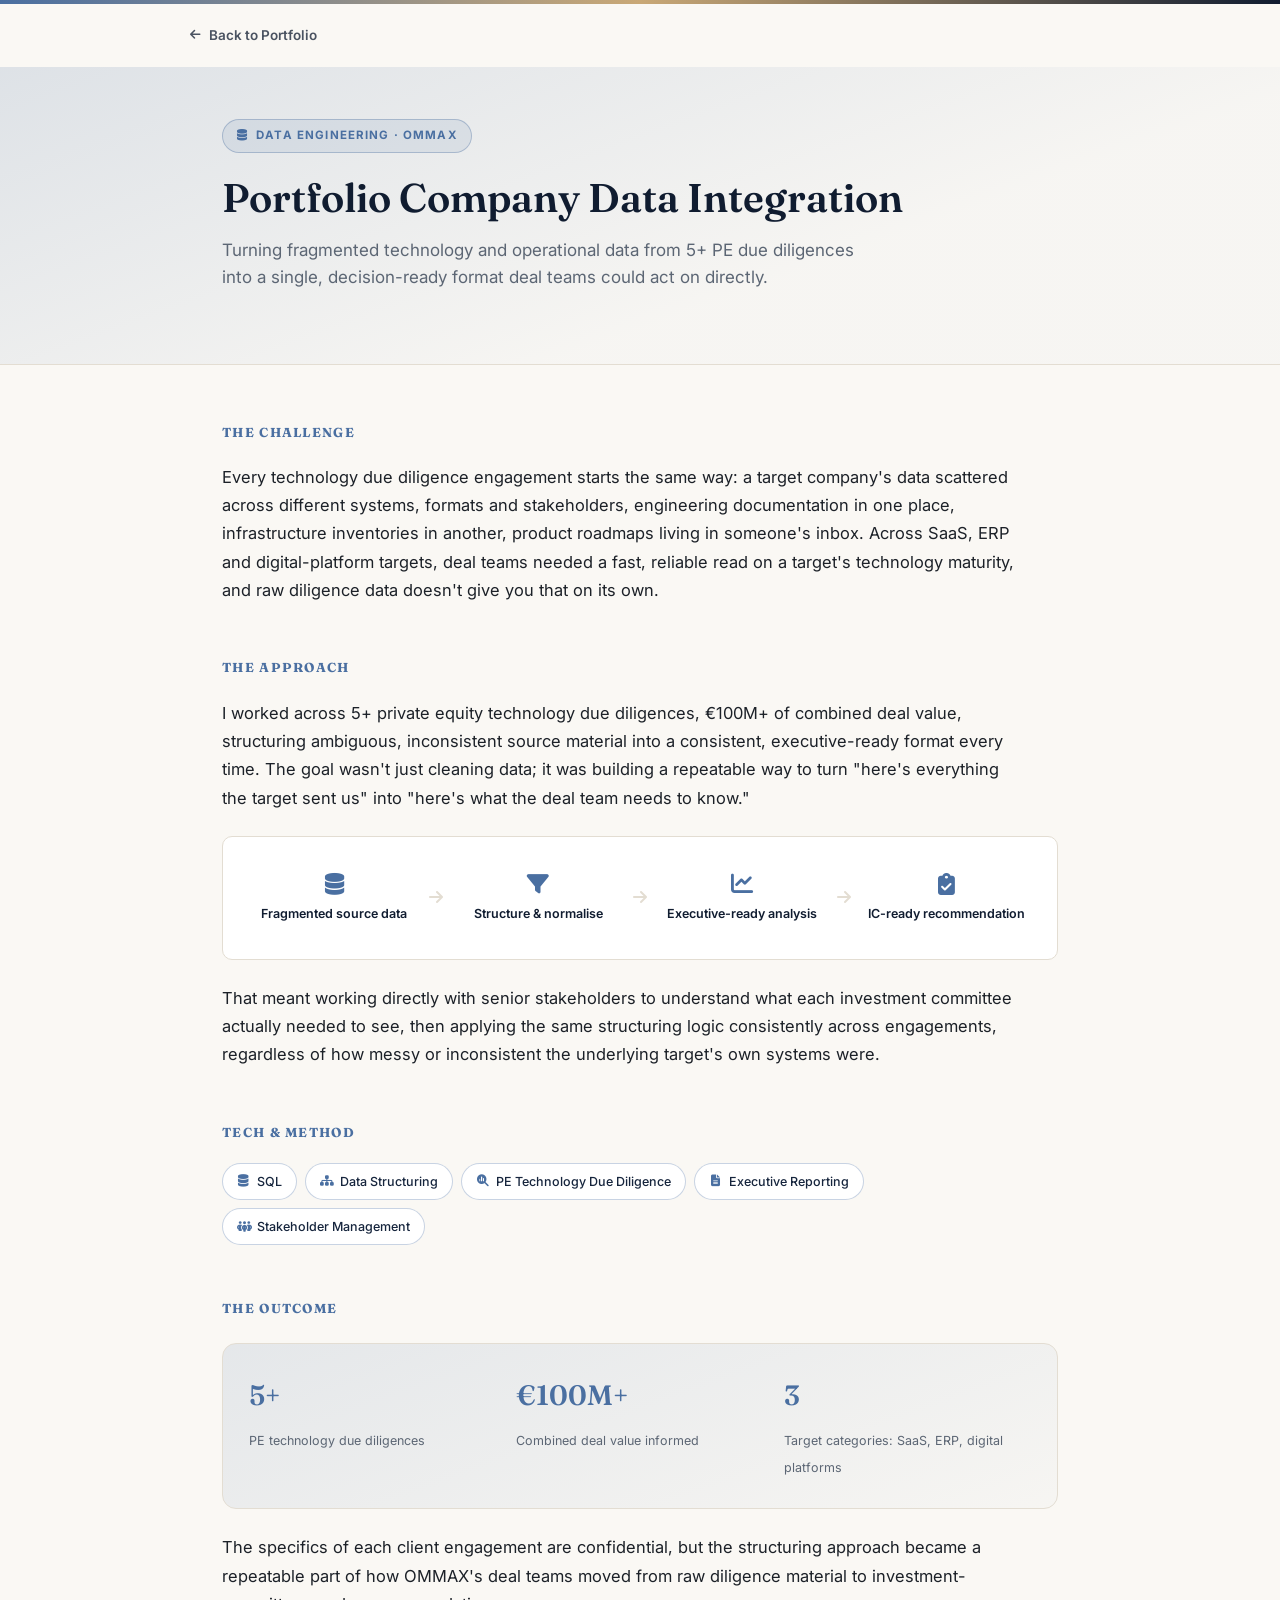
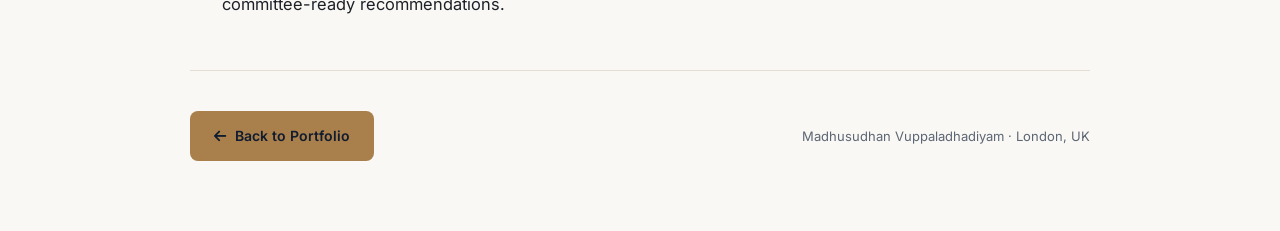
<file: projects/portfolio-data-integration.html>
<!DOCTYPE html><html lang="en"><head><meta charset="UTF-8"><meta name="viewport" content="width=device-width, initial-scale=1.0">
<title>Portfolio Company Data Integration — Madhusudhan Vuppaladhadiyam</title>
<link rel="preconnect" href="https://fonts.googleapis.com">
<link href="https://fonts.googleapis.com/css2?family=Inter:wght@400;500;600&family=Fraunces:opsz,wght@9..144,500;9..144,600&display=swap" rel="stylesheet">
<link rel="stylesheet" href="case.css?v=4">
<link rel="stylesheet" href="https://cdnjs.cloudflare.com/ajax/libs/font-awesome/6.5.1/css/all.min.css">
</head><body class="theme-slate">
<div class="wrap topbar"><a href="../index.html#projects" class="back-link"><i class="fa-solid fa-arrow-left"></i>Back to Portfolio</a></div>
<header class="case-hero"><div class="wrap">
<span class="case-eyebrow"><i class="fa-solid fa-database"></i>Data Engineering &middot; OMMAX</span>

<h1>Portfolio Company Data Integration</h1>
<p class="case-outcome">Turning fragmented technology and operational data from 5+ PE due diligences into a single, decision-ready format deal teams could act on directly.</p>
</div></header>
<main class="wrap">
<section class="case-section reveal"><h2>The Challenge</h2>
<p>Every technology due diligence engagement starts the same way: a target company's data scattered across different systems, formats and stakeholders, engineering documentation in one place, infrastructure inventories in another, product roadmaps living in someone's inbox. Across SaaS, ERP and digital-platform targets, deal teams needed a fast, reliable read on a target's technology maturity, and raw diligence data doesn't give you that on its own.</p>
</section><section class="case-section reveal"><h2>The Approach</h2><p>I worked across 5+ private equity technology due diligences, &euro;100M+ of combined deal value, structuring ambiguous, inconsistent source material into a consistent, executive-ready format every time. The goal wasn't just cleaning data; it was building a repeatable way to turn "here's everything the target sent us" into "here's what the deal team needs to know."</p><div class="case-flow reveal"><div class="case-flow-step"><i class="fa-solid fa-database"></i><span>Fragmented source data</span></div><span class="case-flow-arrow"><i class="fa-solid fa-arrow-right"></i></span><div class="case-flow-step"><i class="fa-solid fa-filter"></i><span>Structure &amp; normalise</span></div><span class="case-flow-arrow"><i class="fa-solid fa-arrow-right"></i></span><div class="case-flow-step"><i class="fa-solid fa-chart-line"></i><span>Executive-ready analysis</span></div><span class="case-flow-arrow"><i class="fa-solid fa-arrow-right"></i></span><div class="case-flow-step"><i class="fa-solid fa-clipboard-check"></i><span>IC-ready recommendation</span></div></div><p>That meant working directly with senior stakeholders to understand what each investment committee actually needed to see, then applying the same structuring logic consistently across engagements, regardless of how messy or inconsistent the underlying target's own systems were.</p></section><section class="case-section reveal"><h2>Tech &amp; Method</h2><div class="case-tags reveal"><span><i class="fa-solid fa-database"></i>SQL</span><span><i class="fa-solid fa-sitemap"></i>Data Structuring</span><span><i class="fa-solid fa-magnifying-glass-chart"></i>PE Technology Due Diligence</span><span><i class="fa-solid fa-file-lines"></i>Executive Reporting</span><span><i class="fa-solid fa-people-group"></i>Stakeholder Management</span></div></section><section class="case-section reveal"><h2>The Outcome</h2><div class="case-stats reveal"><div><span class="case-stat-num">5+</span><span class="case-stat-label">PE technology due diligences</span></div><div><span class="case-stat-num">&euro;100M+</span><span class="case-stat-label">Combined deal value informed</span></div><div><span class="case-stat-num">3</span><span class="case-stat-label">Target categories: SaaS, ERP, digital platforms</span></div></div><p>The specifics of each client engagement are confidential, but the structuring approach became a repeatable part of how OMMAX's deal teams moved from raw diligence material to investment-committee-ready recommendations.</p></section></main><div class="wrap case-footer"><a href="../index.html#projects" class="btn-primary"><i class="fa-solid fa-arrow-left"></i>Back to Portfolio</a><span class="foot-note">Madhusudhan Vuppaladhadiyam &middot; London, UK</span></div><script src="case.js?v=1"></script></body></html>
</file>
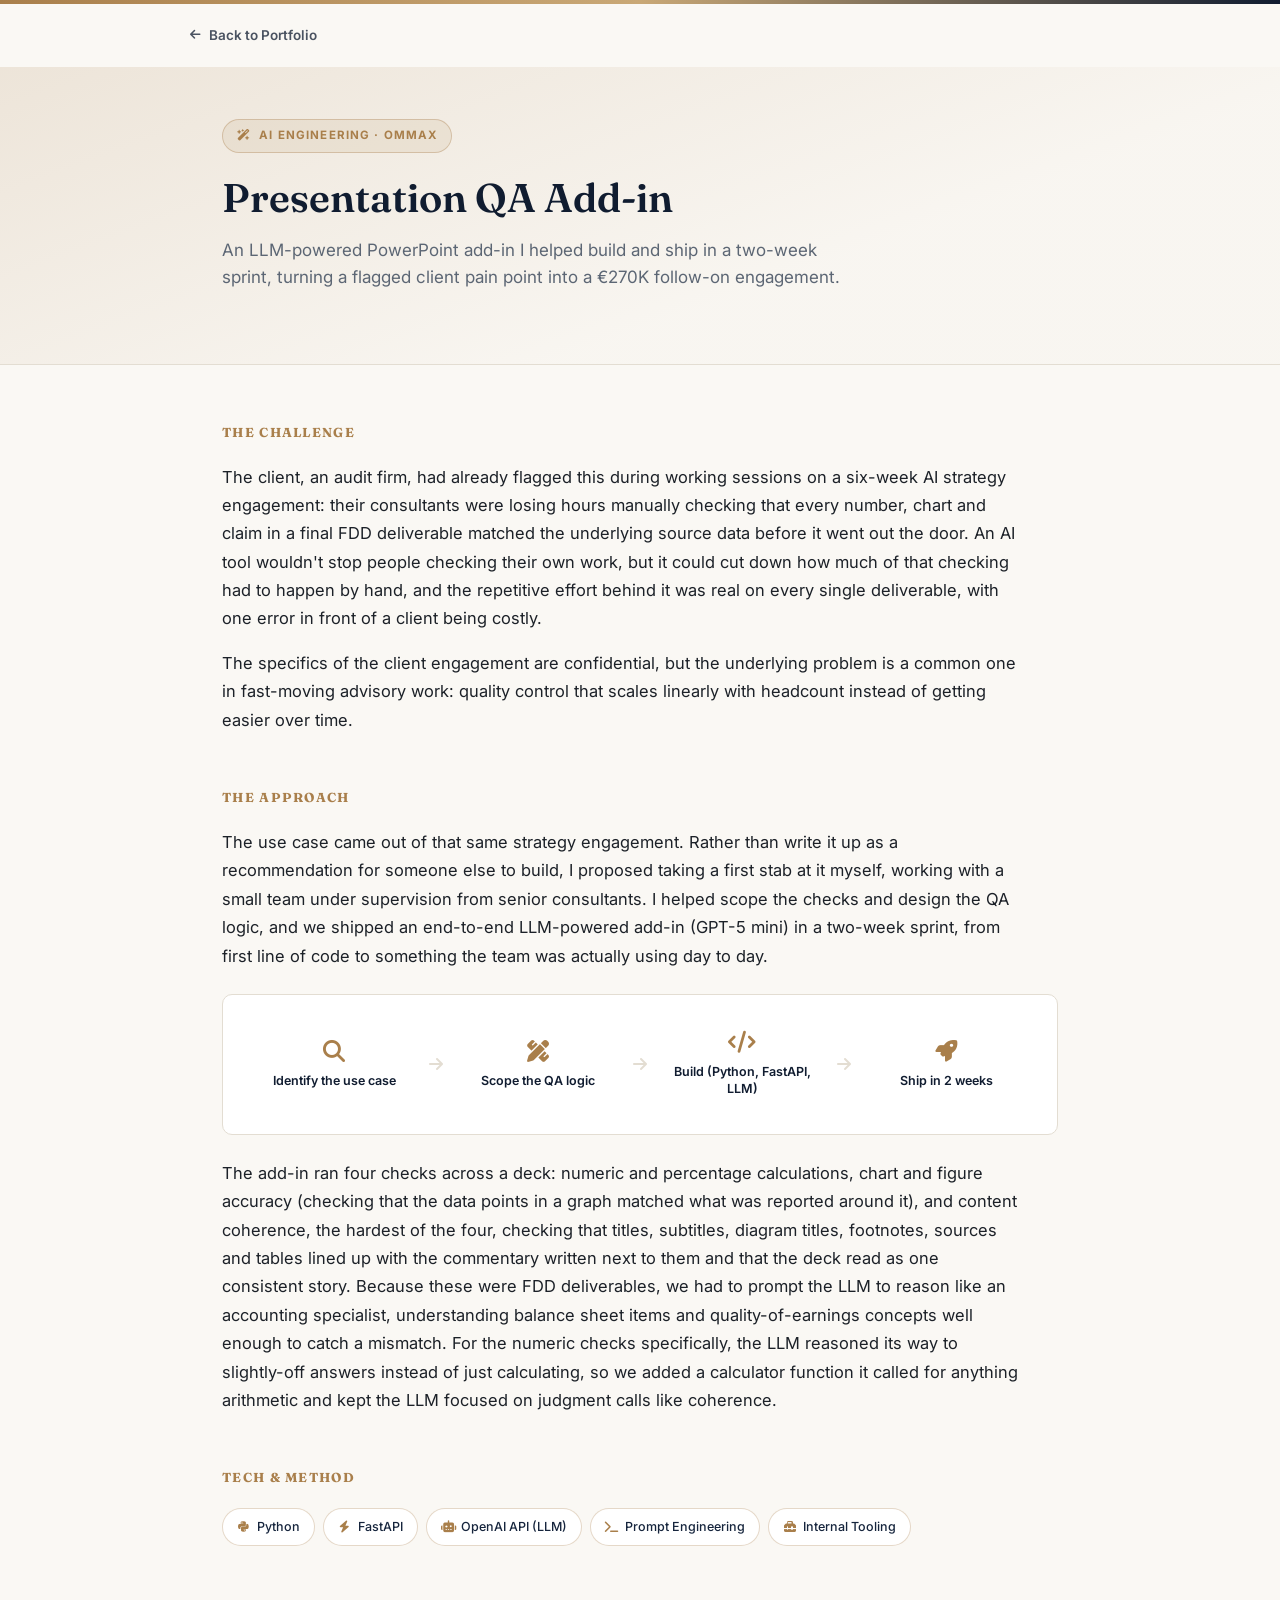
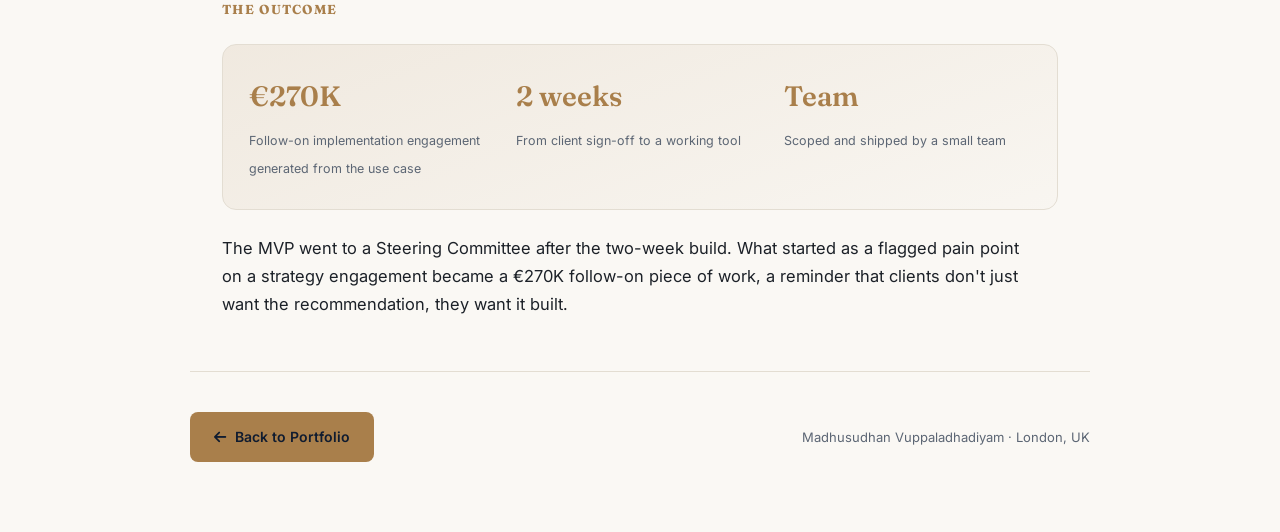
<file: projects/presentation-qa-addin.html>
<!DOCTYPE html><html lang="en"><head><meta charset="UTF-8"><meta name="viewport" content="width=device-width, initial-scale=1.0">
<title>Presentation QA Add-in - Madhusudhan Vuppaladhadiyam</title>
<link rel="preconnect" href="https://fonts.googleapis.com">
<link href="https://fonts.googleapis.com/css2?family=Inter:wght@400;500;600&family=Fraunces:opsz,wght@9..144,500;9..144,600&display=swap" rel="stylesheet">
<link rel="stylesheet" href="case.css?v=4">
<link rel="stylesheet" href="https://cdnjs.cloudflare.com/ajax/libs/font-awesome/6.5.1/css/all.min.css">
</head><body class="">
<div class="wrap topbar"><a href="../index.html#projects" class="back-link"><i class="fa-solid fa-arrow-left"></i>Back to Portfolio</a></div>
<header class="case-hero"><div class="wrap">
<span class="case-eyebrow"><i class="fa-solid fa-wand-magic-sparkles"></i>AI Engineering &middot; OMMAX</span>

<h1>Presentation QA Add-in</h1>
<p class="case-outcome">An LLM-powered PowerPoint add-in I helped build and ship in a two-week sprint, turning a flagged client pain point into a &euro;270K follow-on engagement.</p>
</div></header>
<main class="wrap">
<section class="case-section reveal"><h2>The Challenge</h2>
<p>The client, an audit firm, had already flagged this during working sessions on a six-week AI strategy engagement: their consultants were losing hours manually checking that every number, chart and claim in a final FDD deliverable matched the underlying source data before it went out the door. An AI tool wouldn't stop people checking their own work, but it could cut down how much of that checking had to happen by hand, and the repetitive effort behind it was real on every single deliverable, with one error in front of a client being costly.</p>
<p>The specifics of the client engagement are confidential, but the underlying problem is a common one in fast-moving advisory work: quality control that scales linearly with headcount instead of getting easier over time.</p>
</section>
<section class="case-section reveal"><h2>The Approach</h2>
<p>The use case came out of that same strategy engagement. Rather than write it up as a recommendation for someone else to build, I proposed taking a first stab at it myself, working with a small team under supervision from senior consultants. I helped scope the checks and design the QA logic, and we shipped an end-to-end LLM-powered add-in (GPT-5 mini) in a two-week sprint, from first line of code to something the team was actually using day to day.</p>
<div class="case-flow reveal"><div class="case-flow-step"><i class="fa-solid fa-magnifying-glass"></i><span>Identify the use case</span></div><span class="case-flow-arrow"><i class="fa-solid fa-arrow-right"></i></span><div class="case-flow-step"><i class="fa-solid fa-pen-ruler"></i><span>Scope the QA logic</span></div><span class="case-flow-arrow"><i class="fa-solid fa-arrow-right"></i></span><div class="case-flow-step"><i class="fa-solid fa-code"></i><span>Build (Python, FastAPI, LLM)</span></div><span class="case-flow-arrow"><i class="fa-solid fa-arrow-right"></i></span><div class="case-flow-step"><i class="fa-solid fa-rocket"></i><span>Ship in 2 weeks</span></div></div>
<p>The add-in ran four checks across a deck: numeric and percentage calculations, chart and figure accuracy (checking that the data points in a graph matched what was reported around it), and content coherence, the hardest of the four, checking that titles, subtitles, diagram titles, footnotes, sources and tables lined up with the commentary written next to them and that the deck read as one consistent story. Because these were FDD deliverables, we had to prompt the LLM to reason like an accounting specialist, understanding balance sheet items and quality-of-earnings concepts well enough to catch a mismatch. For the numeric checks specifically, the LLM reasoned its way to slightly-off answers instead of just calculating, so we added a calculator function it called for anything arithmetic and kept the LLM focused on judgment calls like coherence.</p>
</section>
<section class="case-section reveal"><h2>Tech &amp; Method</h2><div class="case-tags reveal"><span><i class="fa-brands fa-python"></i>Python</span><span><i class="fa-solid fa-bolt"></i>FastAPI</span><span><i class="fa-solid fa-robot"></i>OpenAI API (LLM)</span><span><i class="fa-solid fa-terminal"></i>Prompt Engineering</span><span><i class="fa-solid fa-toolbox"></i>Internal Tooling</span></div></section>
<section class="case-section reveal"><h2>The Outcome</h2><div class="case-stats reveal"><div><span class="case-stat-num">&euro;270K</span><span class="case-stat-label">Follow-on implementation engagement generated from the use case</span></div><div><span class="case-stat-num">2 weeks</span><span class="case-stat-label">From client sign-off to a working tool</span></div><div><span class="case-stat-num">Team</span><span class="case-stat-label">Scoped and shipped by a small team</span></div></div>
<p>The MVP went to a Steering Committee after the two-week build. What started as a flagged pain point on a strategy engagement became a &euro;270K follow-on piece of work, a reminder that clients don't just want the recommendation, they want it built.</p>
</section>
</main>
<div class="wrap case-footer">
<a href="../index.html#projects" class="btn-primary"><i class="fa-solid fa-arrow-left"></i>Back to Portfolio</a>
<span class="foot-note">Madhusudhan Vuppaladhadiyam &middot; London, UK</span>
</div>
<script src="case.js?v=1"></script>
</body></html>
</file>
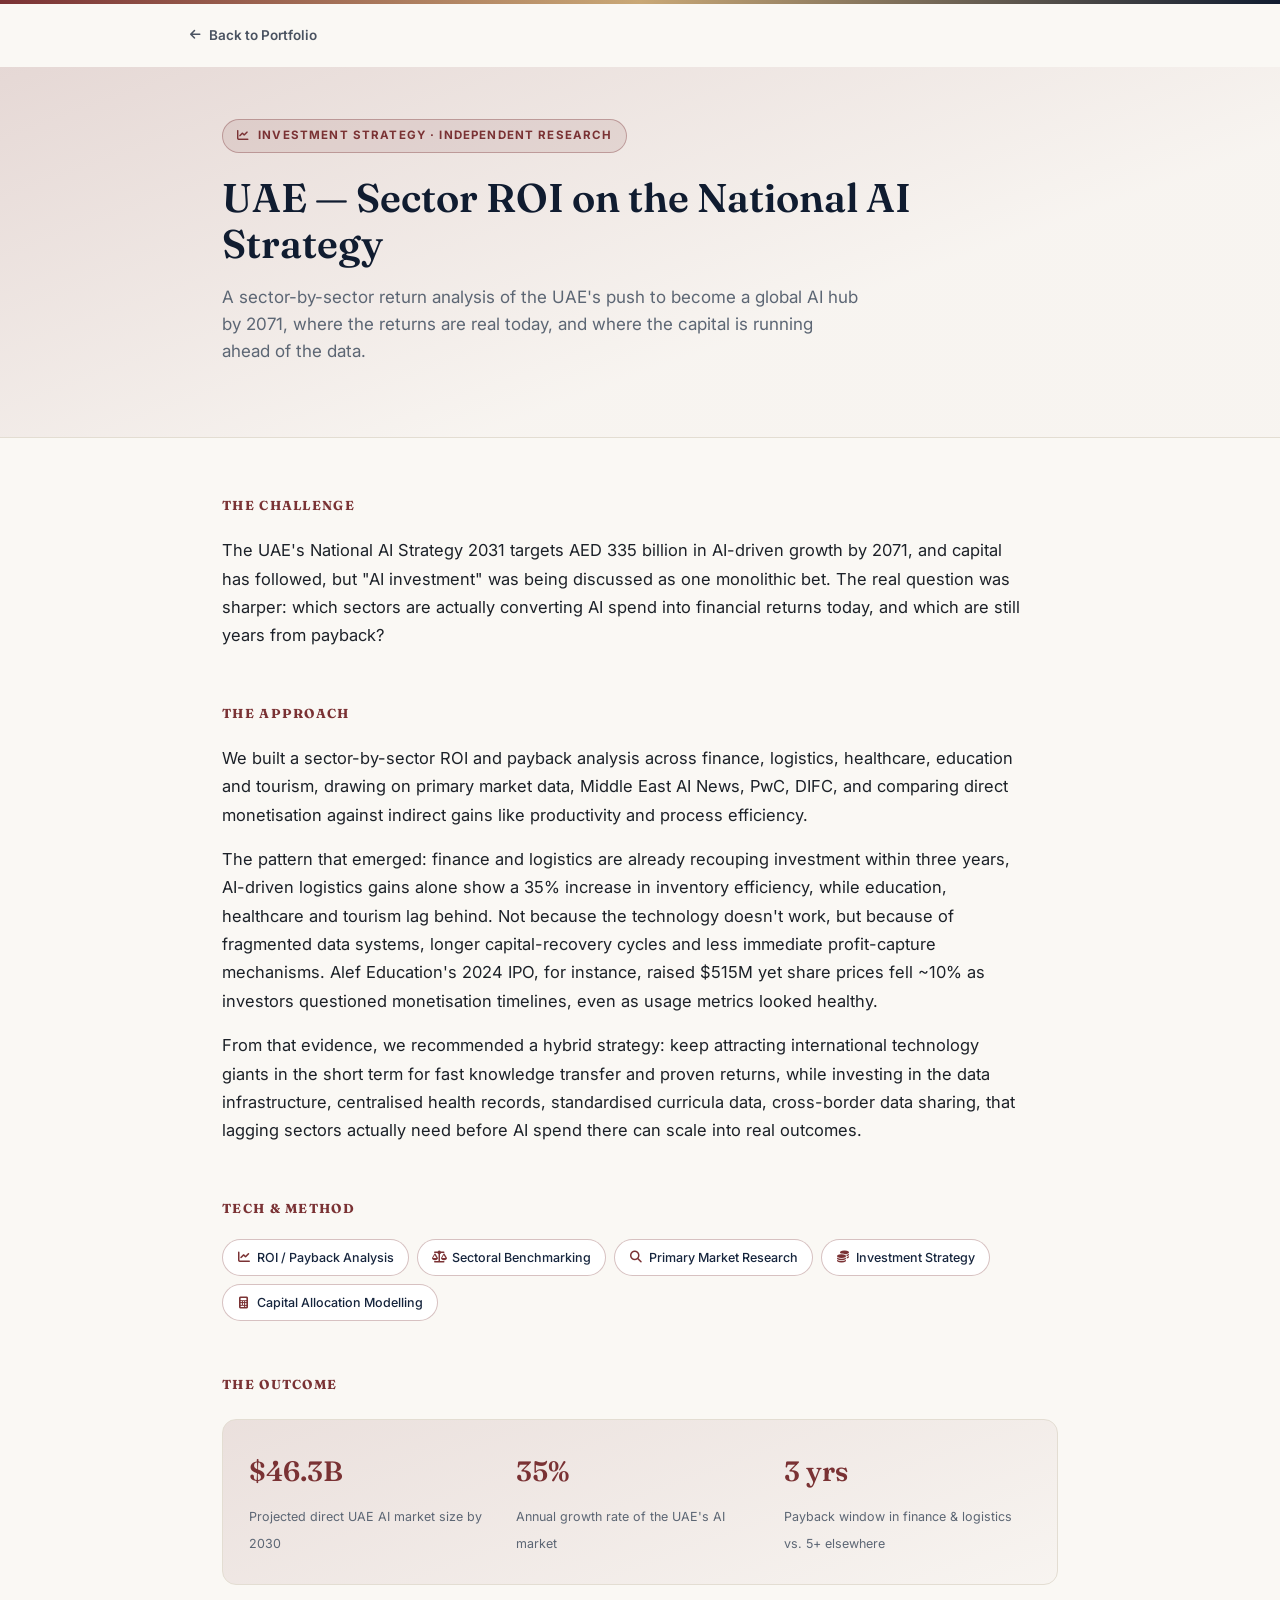
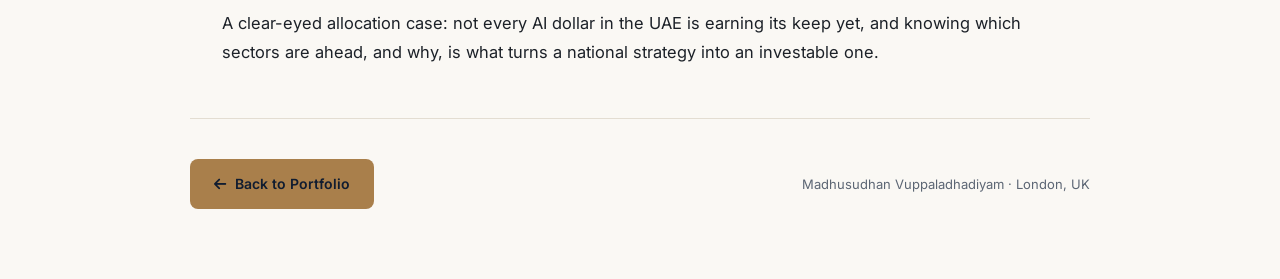
<file: projects/uae-ai-investment.html>
<!DOCTYPE html><html lang="en"><head><meta charset="UTF-8"><meta name="viewport" content="width=device-width, initial-scale=1.0">
<title>UAE — AI Investment Strategy — Madhusudhan Vuppaladhadiyam</title>
<link rel="preconnect" href="https://fonts.googleapis.com">
<link href="https://fonts.googleapis.com/css2?family=Inter:wght@400;500;600&family=Fraunces:opsz,wght@9..144,500;9..144,600&display=swap" rel="stylesheet">
<link rel="stylesheet" href="case.css?v=4">
<link rel="stylesheet" href="https://cdnjs.cloudflare.com/ajax/libs/font-awesome/6.5.1/css/all.min.css">
</head><body class="theme-oxblood">
<div class="wrap topbar"><a href="../index.html#projects" class="back-link"><i class="fa-solid fa-arrow-left"></i>Back to Portfolio</a></div>
<header class="case-hero"><div class="wrap">
<span class="case-eyebrow"><i class="fa-solid fa-chart-line"></i>Investment Strategy &middot; Independent Research</span>

<h1>UAE — Sector ROI on the National AI Strategy</h1>
<p class="case-outcome">A sector-by-sector return analysis of the UAE's push to become a global AI hub by 2071, where the returns are real today, and where the capital is running ahead of the data.</p>
</div></header>
<main class="wrap">
<section class="case-section reveal"><h2>The Challenge</h2>
<p>The UAE's National AI Strategy 2031 targets AED 335 billion in AI-driven growth by 2071, and capital has followed, but "AI investment" was being discussed as one monolithic bet. The real question was sharper: which sectors are actually converting AI spend into financial returns today, and which are still years from payback?</p></section><section class="case-section reveal"><h2>The Approach</h2><p>We built a sector-by-sector ROI and payback analysis across finance, logistics, healthcare, education and tourism, drawing on primary market data, Middle East AI News, PwC, DIFC, and comparing direct monetisation against indirect gains like productivity and process efficiency.</p><p>The pattern that emerged: finance and logistics are already recouping investment within three years, AI-driven logistics gains alone show a 35% increase in inventory efficiency, while education, healthcare and tourism lag behind. Not because the technology doesn't work, but because of fragmented data systems, longer capital-recovery cycles and less immediate profit-capture mechanisms. Alef Education's 2024 IPO, for instance, raised $515M yet share prices fell ~10% as investors questioned monetisation timelines, even as usage metrics looked healthy.</p><p>From that evidence, we recommended a hybrid strategy: keep attracting international technology giants in the short term for fast knowledge transfer and proven returns, while investing in the data infrastructure, centralised health records, standardised curricula data, cross-border data sharing, that lagging sectors actually need before AI spend there can scale into real outcomes.</p></section><section class="case-section reveal"><h2>Tech &amp; Method</h2><div class="case-tags reveal"><span><i class="fa-solid fa-chart-line"></i>ROI / Payback Analysis</span><span><i class="fa-solid fa-scale-balanced"></i>Sectoral Benchmarking</span><span><i class="fa-solid fa-magnifying-glass"></i>Primary Market Research</span><span><i class="fa-solid fa-coins"></i>Investment Strategy</span><span><i class="fa-solid fa-calculator"></i>Capital Allocation Modelling</span></div></section><section class="case-section reveal"><h2>The Outcome</h2><div class="case-stats reveal"><div><span class="case-stat-num">$46.3B</span><span class="case-stat-label">Projected direct UAE AI market size by 2030</span></div><div><span class="case-stat-num">35%</span><span class="case-stat-label">Annual growth rate of the UAE's AI market</span></div><div><span class="case-stat-num">3 yrs</span><span class="case-stat-label">Payback window in finance &amp; logistics vs. 5+ elsewhere</span></div></div><p>A clear-eyed allocation case: not every AI dollar in the UAE is earning its keep yet, and knowing which sectors are ahead, and why, is what turns a national strategy into an investable one.</p></section></main><div class="wrap case-footer"><a href="../index.html#projects" class="btn-primary"><i class="fa-solid fa-arrow-left"></i>Back to Portfolio</a><span class="foot-note">Madhusudhan Vuppaladhadiyam &middot; London, UK</span></div><script src="case.js?v=1"></script></body></html>
</file>
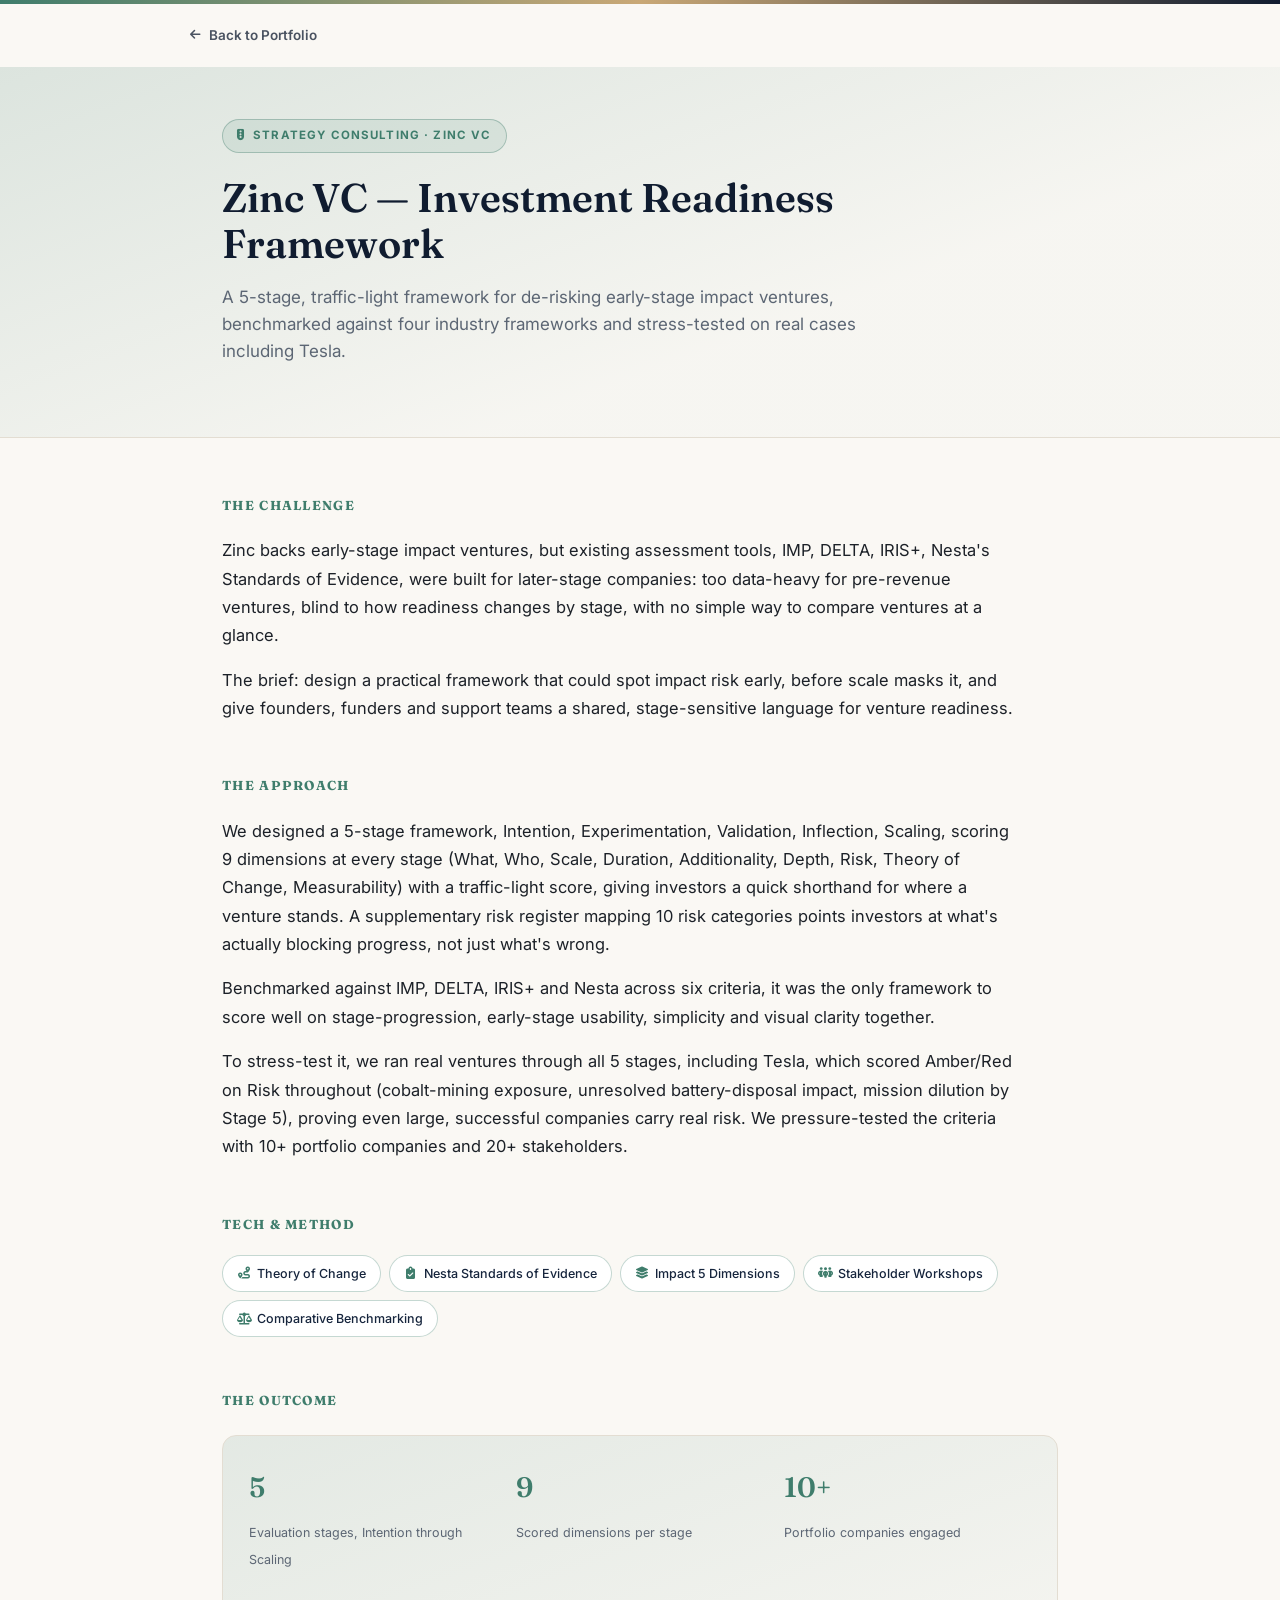
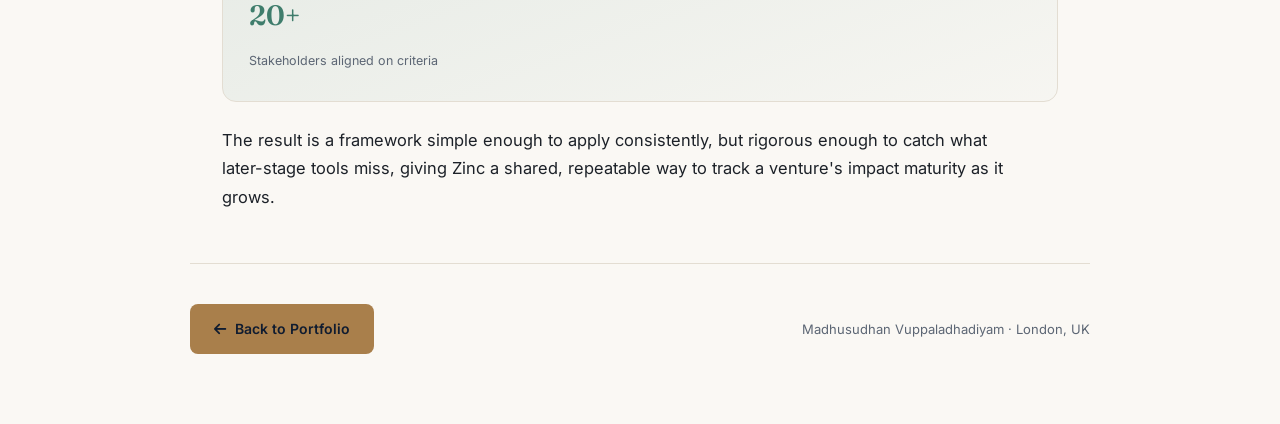
<file: projects/zinc-consulting.html>
<!DOCTYPE html><html lang="en"><head><meta charset="UTF-8"><meta name="viewport" content="width=device-width, initial-scale=1.0">
<title>Zinc VC — Investment Readiness — Madhusudhan Vuppaladhadiyam</title>
<link rel="preconnect" href="https://fonts.googleapis.com">
<link href="https://fonts.googleapis.com/css2?family=Inter:wght@400;500;600&family=Fraunces:opsz,wght@9..144,500;9..144,600&display=swap" rel="stylesheet">
<link rel="stylesheet" href="case.css?v=4">
<link rel="stylesheet" href="https://cdnjs.cloudflare.com/ajax/libs/font-awesome/6.5.1/css/all.min.css">
</head><body class="theme-teal">
<div class="wrap topbar"><a href="../index.html#projects" class="back-link"><i class="fa-solid fa-arrow-left"></i>Back to Portfolio</a></div>
<header class="case-hero"><div class="wrap">
<span class="case-eyebrow"><i class="fa-solid fa-traffic-light"></i>Strategy Consulting &middot; Zinc VC</span>

<h1>Zinc VC — Investment Readiness Framework</h1>
<p class="case-outcome">A 5-stage, traffic-light framework for de-risking early-stage impact ventures, benchmarked against four industry frameworks and stress-tested on real cases including Tesla.</p>
</div></header>
<main class="wrap">
<section class="case-section reveal"><h2>The Challenge</h2>
<p>Zinc backs early-stage impact ventures, but existing assessment tools, IMP, DELTA, IRIS+, Nesta's Standards of Evidence, were built for later-stage companies: too data-heavy for pre-revenue ventures, blind to how readiness changes by stage, with no simple way to compare ventures at a glance.</p>
<p>The brief: design a practical framework that could spot impact risk early, before scale masks it, and give founders, funders and support teams a shared, stage-sensitive language for venture readiness.</p></section><section class="case-section reveal"><h2>The Approach</h2><p>We designed a 5-stage framework, Intention, Experimentation, Validation, Inflection, Scaling, scoring 9 dimensions at every stage (What, Who, Scale, Duration, Additionality, Depth, Risk, Theory of Change, Measurability) with a traffic-light score, giving investors a quick shorthand for where a venture stands. A supplementary risk register mapping 10 risk categories points investors at what's actually blocking progress, not just what's wrong.</p><p>Benchmarked against IMP, DELTA, IRIS+ and Nesta across six criteria, it was the only framework to score well on stage-progression, early-stage usability, simplicity and visual clarity together.</p><p>To stress-test it, we ran real ventures through all 5 stages, including Tesla, which scored Amber/Red on Risk throughout (cobalt-mining exposure, unresolved battery-disposal impact, mission dilution by Stage 5), proving even large, successful companies carry real risk. We pressure-tested the criteria with 10+ portfolio companies and 20+ stakeholders.</p></section><section class="case-section reveal"><h2>Tech &amp; Method</h2><div class="case-tags reveal"><span><i class="fa-solid fa-route"></i>Theory of Change</span><span><i class="fa-solid fa-clipboard-check"></i>Nesta Standards of Evidence</span><span><i class="fa-solid fa-layer-group"></i>Impact 5 Dimensions</span><span><i class="fa-solid fa-people-group"></i>Stakeholder Workshops</span><span><i class="fa-solid fa-scale-balanced"></i>Comparative Benchmarking</span></div></section><section class="case-section reveal"><h2>The Outcome</h2><div class="case-stats reveal"><div><span class="case-stat-num">5</span><span class="case-stat-label">Evaluation stages, Intention through Scaling</span></div><div><span class="case-stat-num">9</span><span class="case-stat-label">Scored dimensions per stage</span></div><div><span class="case-stat-num">10+</span><span class="case-stat-label">Portfolio companies engaged</span></div><div><span class="case-stat-num">20+</span><span class="case-stat-label">Stakeholders aligned on criteria</span></div></div><p>The result is a framework simple enough to apply consistently, but rigorous enough to catch what later-stage tools miss, giving Zinc a shared, repeatable way to track a venture's impact maturity as it grows.</p></section></main><div class="wrap case-footer"><a href="../index.html#projects" class="btn-primary"><i class="fa-solid fa-arrow-left"></i>Back to Portfolio</a><span class="foot-note">Madhusudhan Vuppaladhadiyam &middot; London, UK</span></div><script src="case.js?v=1"></script></body></html>
</file>
<file: style.css>
:root{--navy:#101c30;--navy2:#16253d;--paper:#faf8f4;--ink:#1c2128;--muted:#5c6674;--gold:#a97f4b;--line:#e3ddd2;--card:#fff;--radius:10px;--maxw:920px}*{box-sizing:border-box;margin:0;padding:0}body{background:var(--paper);color:var(--ink);font-family:'Inter',system-ui,-apple-system,sans-serif;font-size:16px;line-height:1.65;-webkit-font-smoothing:antialiased}h1,h2,h3{font-family:'Fraunces',Georgia,serif;font-weight:600;color:var(--navy)}a{color:inherit;text-decoration:none}section,header,footer{max-width:var(--maxw);margin:0 auto;padding:0 24px}.hero{padding:100px 24px 60px;text-align:left;border-bottom:1px solid var(--line);margin-bottom:56px}.eyebrow{letter-spacing:.12em;text-transform:uppercase;font-size:12px;color:var(--gold);font-weight:600;margin-bottom:14px}.hero h1{font-size:50px;line-height:1.12;letter-spacing:-.01em;margin-bottom:20px}.tagline{color:var(--muted);font-size:17px;margin-bottom:26px}.links{display:flex;gap:22px;flex-wrap:wrap}.links a{font-size:14px;font-weight:500;color:var(--navy);border-bottom:1px solid var(--gold);padding-bottom:2px;transition:opacity .15s}.links a:hover{opacity:.6}main section{margin-bottom:76px}h2{font-size:13px;letter-spacing:.12em;text-transform:uppercase;color:var(--gold);font-weight:600;margin-bottom:28px}.timeline{position:relative;padding:8px 0}.timeline::before{content:'';position:absolute;left:50%;top:0;bottom:0;width:2px;background:var(--line);transform:translateX(-50%)}.tl-item{position:relative;margin-bottom:36px;width:calc(50% - 42px)}.tl-item:nth-child(odd){margin-right:auto}.tl-item:nth-child(even){margin-left:auto}.tl-dot{position:absolute;top:26px;width:13px;height:13px;border-radius:50%;border:3px solid var(--paper);box-shadow:0 0 0 2px var(--gold);z-index:2}.tl-item:nth-child(odd) .tl-dot{right:-45px}.tl-item:nth-child(even) .tl-dot{left:-45px}.sw0{background:var(--gold)}.sw1{background:var(--navy)}.sw2{background:#7a6a53}.sw3{background:#8c5a3c}.sw4{background:var(--navy2)}.tl-card{display:flex;background:var(--card);border:1px solid var(--line);border-radius:var(--radius);overflow:hidden}.tl-role-half{flex:1.3;padding:20px 22px}.tl-date{display:block;font-size:11.5px;text-transform:uppercase;letter-spacing:.08em;color:var(--gold);font-weight:600;margin-bottom:6px}.tl-role-half h3{font-size:16.5px;margin-bottom:6px}.tl-role-half p{color:var(--navy2);font-size:13px;line-height:1.5}.tl-co-half{flex:1;padding:18px 20px;border-left:1px solid var(--line);background:linear-gradient(160deg,rgba(169,127,75,.08),rgba(16,28,48,.04));display:flex;flex-direction:column;justify-content:center;gap:8px}.tl-co-top{display:flex;align-items:center;gap:10px}.tl-co-name{display:block;font-weight:600;font-size:13px;color:var(--navy);font-family:'Fraunces',Georgia,serif}.tl-co-blurb{display:block;font-size:11.5px;color:var(--muted);line-height:1.4}.edu-item{padding-bottom:8px}.tl-head{display:flex;align-items:baseline;flex-wrap:wrap;gap:10px;margin-bottom:2px}.tl-head h3{font-size:19px}.tl-head .tl-date{font-size:13px;color:var(--muted);white-space:nowrap;font-weight:500;text-transform:none;letter-spacing:0;display:inline}.edu-item .tl-org{color:var(--gold);font-size:14px;font-weight:600;margin-bottom:8px}.pills{display:flex;flex-wrap:wrap;gap:8px}.pills span{background:var(--card);border:1px solid var(--line);padding:6px 14px;border-radius:20px;font-size:13px;color:var(--navy2)}.cert-grid{display:grid;grid-template-columns:repeat(auto-fit,minmax(200px,1fr));gap:16px}.cert-card{background:var(--card);border:1px solid var(--line);border-radius:var(--radius);padding:20px}.cert-cat{font-size:11px;text-transform:uppercase;letter-spacing:.08em;color:var(--gold);font-weight:600}.cert-card p{font-size:15px;font-weight:600;margin:8px 0 4px;color:var(--navy)}.cert-year{font-size:12.5px;color:var(--muted)}.project-grid{display:grid;grid-template-columns:repeat(3,1fr);gap:18px}.project-card{background:var(--card);border:1px solid var(--line);border-radius:var(--radius);padding:24px;transition:transform .18s,box-shadow .18s,border-color .18s}.project-card:hover{transform:translateY(-3px);box-shadow:0 12px 24px rgba(16,28,48,.08);border-color:var(--gold)}.proj-icon{color:var(--gold);font-size:18px}.project-card h3{font-size:16.5px;margin:12px 0 8px}.project-card p{font-size:13.5px;color:var(--muted)}footer{padding:56px 24px 80px;border-top:1px solid var(--line);margin-top:24px;text-align:left}footer p{font-family:'Fraunces',Georgia,serif;font-weight:600;color:var(--navy);margin-bottom:14px}footer .links a{font-size:13px}@media(max-width:900px){.project-grid{grid-template-columns:repeat(2,1fr)}}@media(max-width:760px){.hero{padding:64px 20px 40px}.hero h1{font-size:33px}.skills-panel{grid-template-columns:1fr;gap:24px}.hero-cta{flex-direction:column;align-items:stretch}.project-grid{grid-template-columns:1fr}.timeline::before{left:14px}.tl-item{width:100%;margin-left:34px !important;margin-right:0 !important}.tl-item .tl-dot{left:-20px;right:auto;top:6px}.tl-card{flex-direction:column}.tl-co-half{border-left:none;border-top:1px solid var(--line)}}
</file>
<file: style2.css>
.tl-co-logo{width:46px;height:46px;overflow:hidden;background:var(--paper);border:1px solid var(--line);color:var(--navy);border-radius:50%;display:flex;align-items:center;justify-content:center;font-size:10px;font-weight:700;flex-shrink:0}
.tl-co-logo img{width:60%;height:60%;object-fit:contain}
.tl-fallback{color:#fff;border:none}
.edu-top{display:flex;align-items:center;gap:14px;margin-bottom:12px}
.edu-logo{width:42px;height:42px;border-radius:10px;font-size:11px}
.mod-pills{margin-top:14px}
.pills span{display:flex;align-items:center;gap:6px}
.pills span img{width:13px;height:13px;object-fit:contain}
</file>
<file: style3.css>
:root{--maxw:1500px;--maxw-wide:1500px;--navy:#241c14;--navy2:#55483a;--paper:#faf6ef;--paper2:#f3ebdc;--ink:#2a2118;--muted:#7d7062;--line:#e7dcc8;--card:#ffffff;--radius:12px}body::before{content:'';position:fixed;top:0;left:0;right:0;height:4px;background:linear-gradient(90deg,var(--gold),#c9a876 50%,var(--gold));z-index:50}body{background:var(--paper);font-size:16px}h2 i{margin-right:10px;font-size:13px}section,header,footer,#experience{max-width:none;margin:0;padding:0}h2,#experience h2{max-width:none;padding:0;margin:0 0 44px}.wrap{max-width:var(--maxw);margin:0;padding:0 48px}main section{margin-bottom:0;padding:76px 0}main section:nth-of-type(even){background:var(--paper2)}
</file>
<file: style3b.css>
.experience .tl-dot{border-color:var(--paper2)}
.ml{font-size:11px;letter-spacing:.08em;text-transform:uppercase;color:var(--gold);font-weight:600;margin-top:16px;margin-bottom:8px;display:block}
.pills span{font-size:14px}
.pills span i{font-size:13px;color:var(--gold);width:14px;text-align:center}
.pills span:not(.hi)::before{content:'';width:6px;height:6px;border-radius:50%;background:var(--gold);flex-shrink:0}
.ic-java{color:#f89820}
.ic-excel{color:#3fae6a}
.ic-ppt{color:#e07a3a}
.ic-pbi{color:#e0b64a}
.hero{background:var(--paper2);padding:0;border-bottom:none;margin-bottom:0}
.hero-grid{max-width:var(--maxw);margin:0;padding:90px 48px 70px;display:grid;grid-template-columns:1fr 340px;gap:48px;align-items:center}
.hero h1{color:var(--navy)}
.hero .tagline{color:var(--navy2)}
.hero-photo{display:flex;justify-content:center}
.hero-photo img{width:100%;max-width:340px;aspect-ratio:1/1;object-fit:cover;border-radius:50%;border:4px solid var(--gold);box-shadow:0 0 0 8px rgba(169,127,75,.14),0 25px 50px -20px rgba(43,34,20,.35)}.hero-cta{display:flex;gap:14px;flex-wrap:wrap;margin-top:4px}.btn-primary{background:var(--gold);color:#1c150e;padding:13px 24px;border-radius:8px;font-size:14px;font-weight:600;display:inline-flex;align-items:center;gap:9px;transition:transform .15s,box-shadow .15s}.btn-primary i{font-size:12px;transition:transform .15s}.btn-primary:hover{transform:translateY(-2px);box-shadow:0 10px 22px rgba(43,34,20,.25)}.btn-primary:hover i{transform:translateX(3px)}.btn-outline{border:1.5px solid rgba(42,33,24,.25);color:var(--navy);padding:13px 24px;border-radius:8px;font-size:14px;font-weight:600;display:inline-flex;align-items:center;transition:background .15s,color .15s}.btn-outline:hover{background:var(--navy);color:var(--paper)}.about-grid{display:grid;grid-template-columns:1.6fr 1fr;gap:40px;align-items:center}.about-main p{margin-bottom:18px;font-size:16.5px;line-height:1.7;color:var(--ink)}.impact-grid{display:grid;grid-template-columns:repeat(3,1fr);gap:22px;background:linear-gradient(160deg,rgba(169,127,75,.14),rgba(169,127,75,.02));border:1px solid var(--line);border-radius:14px;padding:28px 26px;margin-top:22px}.impact-num{display:block;font-family:'Fraunces',Georgia,serif;font-size:32px;font-weight:600;color:var(--gold);margin-bottom:8px}.impact-label{font-size:14px;color:var(--muted);line-height:1.5}.quick-facts-card{background:var(--card);border:1px solid rgba(169,127,75,.35);border-radius:var(--radius);padding:28px 26px;position:sticky;top:24px;box-shadow:0 20px 40px -28px rgba(43,34,20,.25)}.quick-facts-card h4{font-size:13.5px;letter-spacing:.08em;text-transform:uppercase;color:var(--gold);margin-bottom:18px}.qf-fact{display:flex;gap:12px;align-items:center;margin-bottom:16px}.qf-fact:last-child{margin-bottom:0}.qf-badge{flex-shrink:0;width:32px;height:32px;border-radius:50%;background:rgba(169,127,75,.12);border:1px solid rgba(169,127,75,.35);display:flex;align-items:center;justify-content:center}.qf-badge i{color:var(--gold);font-size:13px}.qf-fact span{font-size:14.5px;line-height:1.5;color:var(--navy2)}.tl-card{display:block;text-align:left;padding:22px 26px;overflow:visible;max-width:780px}.tl-card-top{display:flex;align-items:center;gap:12px;margin-bottom:8px}.tl-co-logo{background:#fff;border-color:var(--line)}.tl-co-info{display:flex;flex-direction:column;gap:3px}.tl-org{font-size:14px;font-weight:600;color:var(--gold);cursor:default}.tl-card-top .tl-date{display:inline;font-size:12px;color:var(--muted);text-transform:uppercase;letter-spacing:.06em;font-weight:500}
</file>
<file: style3c.css>
.tl-card h3{margin-bottom:10px;font-size:21px;color:var(--navy)}.tl-bullets{list-style:none;margin:0 0 12px;padding:0}.tl-bullets li{position:relative;padding-left:16px;color:var(--navy2);font-size:15px;line-height:1.6;margin-bottom:6px}.tl-bullets li::before{content:'';position:absolute;left:0;top:9px;width:5px;height:5px;border-radius:50%;background:var(--gold)}.tl-bullets li:last-child{margin-bottom:0}.tl-tags{display:block;font-size:12.5px;color:var(--muted);letter-spacing:.02em;padding-top:10px;border-top:1px solid var(--line)}.sw0{background:var(--gold)}.sw1{background:#8a97ab}.sw2{background:#a1653f}.sw3{background:#c9a876}.sw4{background:#6c7788}.skills-panel{display:grid;grid-template-columns:1fr 1fr;gap:24px;align-items:center}.skills-col{border-radius:var(--radius);padding:30px 28px}.skills-biz{background:linear-gradient(160deg,rgba(169,127,75,.16),rgba(169,127,75,.02));border:1px solid rgba(169,127,75,.3)}.skills-tech{background:linear-gradient(160deg,rgba(43,34,20,.03),rgba(43,34,20,.005));border:1px solid var(--line)}.skills-col-h{font-size:13px;text-transform:uppercase;letter-spacing:.1em;font-weight:700;margin-bottom:20px;color:var(--navy)}.skills-biz .skills-col-h{color:var(--gold)}.skills-tech .skill-group{margin-bottom:22px}.skills-tech .skill-group:last-child{margin-bottom:0}.skill-group h4{font-size:13px;text-transform:uppercase;letter-spacing:.07em;margin-bottom:13px;color:var(--navy);display:flex;align-items:center;gap:8px}.skill-group h4::before{content:'';width:8px;height:8px;border-radius:2px;flex-shrink:0}.cat-a h4::before{background:var(--gold)}.cat-b h4::before{background:#7896c2}.cat-c h4::before{background:#c98a5f}.cat-d h4::before{background:#8c96a6}.cert-card{border-left:4px solid var(--gold)}.hobby-card{border-left:4px solid #c98a5f}.hobby-icon{color:var(--gold);font-size:20px;margin-bottom:10px;display:block}.proj-cat{font-size:11px;text-transform:uppercase;letter-spacing:.08em;color:var(--gold);font-weight:700}.project-card p{margin:0 0 12px;font-size:15px;line-height:1.6;color:var(--navy2)}.proj-tech{display:block;font-size:12.5px;color:var(--muted);padding-top:10px;border-top:1px solid var(--line)}.contact-panel{background:var(--card);border:1px solid rgba(169,127,75,.3);border-radius:16px;padding:44px 40px;text-align:center;max-width:640px;margin:0 auto}.contact-lede{font-family:'Fraunces',Georgia,serif;font-size:20px;color:var(--navy2);margin-bottom:26px;line-height:1.5}.contact-links{display:flex;gap:16px;justify-content:center;flex-wrap:wrap}.contact-link{display:inline-flex;align-items:center;gap:10px;background:rgba(169,127,75,.1);border:1px solid rgba(169,127,75,.35);color:var(--navy);padding:12px 22px;border-radius:8px;font-size:14px;font-weight:600;transition:background .15s,transform .15s}.contact-link i{color:var(--gold)}.contact-link:hover{background:var(--gold);color:#1c150e;transform:translateY(-2px)}.contact-link:hover i{color:#1c150e}footer{padding:56px 0 80px;border-top:1px solid var(--line);margin-top:0}.foot-note{font-size:13px;color:var(--muted)}@media(max-width:900px){.hero-grid{grid-template-columns:1fr;padding:60px 20px 50px;text-align:left;gap:32px}.hero-photo{order:-1;margin-bottom:8px;justify-content:center}.hero-photo img{max-width:220px}.skills-panel{grid-template-columns:1fr}main section{padding:52px 0}}@media(max-width:760px){.about-grid{grid-template-columns:1fr}.impact-grid{grid-template-columns:1fr}.impact-num{font-size:28px}.quick-facts-card{position:static}.contact-panel{padding:32px 24px}}#experience{padding:76px 0!important}@media(max-width:900px){#experience{padding:52px 0!important}}
</file>
<file: style4.css>
.timeline{max-width:900px;margin:0 auto}.timeline::before{left:50%;transform:translateX(-50%)}.tl-item:nth-child(odd),.tl-item:nth-child(even){width:calc(50% - 40px)}.tl-item:nth-child(odd){margin-left:0;margin-right:auto}.tl-item:nth-child(even){margin-left:auto;margin-right:0}.tl-item:nth-child(odd) .tl-dot,.tl-item:nth-child(even) .tl-dot{top:24px}.tl-item:nth-child(odd) .tl-dot{right:-44px;left:auto}.tl-item:nth-child(even) .tl-dot{left:-44px;right:auto}.tl-card{max-width:none;padding:18px 22px}.tl-card h3{font-size:18px}.tl-bullets li{font-size:13.5px}.tl-co-blurb{font-size:13px;color:var(--muted);font-style:italic;line-height:1.5;margin:0 0 14px}h2{font-size:24px;letter-spacing:.04em;margin:0 0 56px}h2 i{font-size:19px}.tl-item:nth-child(odd) .tl-card{border-top-color:var(--gold)}.tl-item:nth-child(even) .tl-card{border-top-color:var(--navy2)}#experience h2{font-size:24px;margin:0 0 64px}.wrap{margin:0 auto;padding:0 32px}.hero-grid{margin:0 auto;padding:90px 32px 70px;gap:36px;grid-template-columns:1fr 300px}.contact-panel{max-width:1100px}.hero h1{font-size:clamp(34px,3.2vw,46px)}
.reveal{opacity:0;transform:translateY(24px);transition:opacity .65s cubic-bezier(.2,.7,.3,1),transform .65s cubic-bezier(.2,.7,.3,1)}
.reveal.in{opacity:1;transform:none}
main>section.reveal{transition-delay:0s}
.tl-card-top{display:flex;align-items:center;gap:12px;margin-bottom:10px;flex-wrap:wrap}
.tl-co-info{display:flex;flex-direction:column;gap:2px}
.tl-item.current .tl-card{border-width:2px;border-top-color:var(--gold);box-shadow:0 20px 44px -26px rgba(169,127,75,.55)}
.tl-item.current{margin-bottom:44px}
.tl-current-badge{margin-left:auto;background:var(--gold);color:#fff;font-size:10px;font-weight:700;letter-spacing:.06em;text-transform:uppercase;padding:5px 11px;border-radius:20px;flex-shrink:0}
.tl-role-row{display:flex;align-items:center;justify-content:space-between;gap:10px;flex-wrap:wrap;margin-bottom:6px}
.tl-role-row h3{margin-bottom:0}
.tl-sector{font-size:10px;font-weight:700;letter-spacing:.06em;text-transform:uppercase;color:var(--gold);background:rgba(169,127,75,.12);border:1px solid rgba(169,127,75,.3);padding:4px 10px;border-radius:20px;white-space:nowrap;flex-shrink:0}
#quick-facts{display:grid;grid-template-columns:1fr 1fr;gap:10px}
.qf-fact{min-width:0;background:linear-gradient(160deg,rgba(169,127,75,.08),rgba(169,127,75,.02));border:1px solid var(--line);border-radius:12px;padding:12px 14px;margin-bottom:0}
.qf-badge{width:26px;height:26px}
.qf-badge i{font-size:11px}
.qf-fact span{font-size:12.5px;line-height:1.45}
.pills span.cat-a{border-color:rgba(169,127,75,.4);background:rgba(169,127,75,.07)}
.pills span.cat-b{border-color:rgba(74,111,161,.35);background:rgba(74,111,161,.07)}
.pills span.cat-c{border-color:rgba(161,101,63,.35);background:rgba(161,101,63,.07)}
.pills span.cat-d{border-color:rgba(108,119,136,.35);background:rgba(108,119,136,.07)}
.project-card{display:flex;flex-direction:column}
.proj-cta{margin-top:14px;display:inline-flex;align-items:center;gap:7px;font-size:12.5px;font-weight:700;color:var(--gold);letter-spacing:.02em}
.proj-cta i{font-size:10px;transition:transform .15s}
.project-card:hover{transform:translateY(-6px);box-shadow:0 20px 40px rgba(16,28,48,.14);border-color:var(--gold)}
.project-card:hover .proj-cta i{transform:translate(2px,-2px)}
.cert-card{transition:transform .18s ease,box-shadow .18s ease,border-color .18s ease}
.cert-card:hover{transform:translateY(-4px);box-shadow:0 16px 30px rgba(16,28,48,.1);border-color:var(--gold)}
@media(max-width:900px){
.timeline{max-width:none}
.wrap{padding:0 20px}
}
@media(max-width:760px){
#quick-facts{grid-template-columns:1fr}
.tl-current-badge{margin-left:0}
.tl-card-top{flex-wrap:wrap}
.tl-item:nth-child(odd),.tl-item:nth-child(even){width:100%;margin-left:34px !important;margin-right:0}
.tl-item:nth-child(odd) .tl-dot,.tl-item:nth-child(even) .tl-dot{left:-20px;right:auto}
}
</file>
<file: projects/case.css>
:root{--navy:#101c30;--navy2:#16253d;--paper:#faf8f4;--ink:#1c2128;--muted:#5c6674;--gold:#a97f4b;--line:#e3ddd2;--card:#fff;--radius:10px;--maxw:920px;--accent:#a97f4b;--accent-rgb:169,127,75}
.theme-teal{--accent:#3f7d6c;--accent-rgb:63,125,108}
.theme-slate{--accent:#4a6fa1;--accent-rgb:74,111,161}
.theme-rust{--accent:#a1653f;--accent-rgb:161,101,63}
.theme-mono{--accent:#1c2128;--accent-rgb:28,33,40}
.theme-oxblood{--accent:#7a3234;--accent-rgb:122,50,52}

*{box-sizing:border-box;margin:0;padding:0}
body{background:var(--paper);color:var(--ink);font-family:'Inter',system-ui,-apple-system,sans-serif;font-size:16px;line-height:1.7;-webkit-font-smoothing:antialiased}
h1,h2,h3{font-family:'Fraunces',Georgia,serif;font-weight:600;color:var(--navy)}
a{color:inherit;text-decoration:none}
.wrap{max-width:900px;margin:0 auto;padding:0 32px}
body::before{content:'';position:fixed;top:0;left:0;right:0;height:4px;background:linear-gradient(90deg,var(--accent),#c9a876 50%,var(--navy));z-index:50}

.topbar{padding:20px 0}
.back-link{display:inline-flex;align-items:center;gap:8px;font-size:13.5px;font-weight:600;color:var(--navy);opacity:.75;transition:opacity .15s}
.back-link:hover{opacity:1}
.back-link i{font-size:12px}

.case-hero{background:linear-gradient(160deg,rgba(var(--accent-rgb),.16),rgba(var(--accent-rgb),.02) 65%);border-bottom:1px solid var(--line);padding:52px 0 44px;margin-bottom:56px}
.case-eyebrow{display:inline-flex;align-items:center;gap:8px;font-size:11.5px;letter-spacing:.1em;text-transform:uppercase;color:var(--accent);font-weight:700;background:rgba(var(--accent-rgb),.1);border:1px solid rgba(var(--accent-rgb),.35);padding:6px 14px;border-radius:20px;margin-bottom:22px}
.case-hero h1{color:var(--navy);font-size:clamp(28px,4vw,40px);line-height:1.16;margin-bottom:16px;max-width:720px}
.case-outcome{color:var(--muted);font-size:17px;line-height:1.6;max-width:640px;margin-bottom:28px}
.case-meta{display:flex;flex-wrap:wrap;gap:28px;border-top:1px solid var(--line);padding-top:22px}
.case-meta-item{display:flex;flex-direction:column;gap:4px}
.case-meta-label{font-size:10.5px;letter-spacing:.08em;text-transform:uppercase;color:var(--muted);font-weight:600}
.case-meta-value{font-size:14px;font-weight:600;color:var(--navy)}
.case-hero-stat{font-family:'Fraunces',Georgia,serif;font-weight:600;font-size:clamp(64px,10vw,108px);line-height:1;color:var(--accent);margin-bottom:6px;letter-spacing:-.02em}
.case-hero-stat-label{display:block;font-size:13px;color:var(--muted);font-weight:600;margin-bottom:26px;max-width:460px}

.case-section{margin-bottom:52px}
.case-section h2{font-size:13px;letter-spacing:.1em;text-transform:uppercase;color:var(--accent);font-weight:700;margin-bottom:20px}
.case-section p{font-size:16.5px;color:var(--ink);margin-bottom:16px;max-width:800px;line-height:1.72}
.case-section p:last-child{margin-bottom:0}
.case-section ul{margin:14px 0 0 20px;max-width:800px}
.case-section li{font-size:16px;color:var(--ink);margin-bottom:10px;line-height:1.65}

.case-figure{margin:24px 0;border:1px solid var(--line);border-radius:var(--radius);overflow:hidden;background:#fff}
.case-figure img{width:100%;display:block}
.case-figure figcaption{font-size:12.5px;color:var(--muted);padding:12px 18px;border-top:1px solid var(--line);background:var(--paper)}

.case-stats{display:grid;grid-template-columns:repeat(auto-fit,minmax(190px,1fr));gap:20px;background:linear-gradient(160deg,rgba(var(--accent-rgb),.12),rgba(var(--accent-rgb),.02));border:1px solid var(--line);border-radius:14px;padding:28px 26px;margin:24px 0}
.case-stat-num{display:block;font-family:'Fraunces',Georgia,serif;font-size:28px;font-weight:600;color:var(--accent);margin-bottom:6px}
.case-stat-label{font-size:12.5px;color:var(--muted);line-height:1.45}

.case-tags{display:flex;flex-wrap:wrap;gap:8px;margin-top:16px}
.case-tags span{display:inline-flex;align-items:center;gap:7px;background:var(--card);border:1px solid rgba(var(--accent-rgb),.3);padding:7px 14px;border-radius:20px;font-size:12.5px;color:var(--navy2);font-weight:500}
.case-tags span i{color:var(--accent);font-size:12px;width:13px;text-align:center}

.case-flow{display:flex;flex-wrap:wrap;align-items:center;gap:0;margin:24px 0;background:var(--card);border:1px solid var(--line);border-radius:var(--radius);padding:28px 22px}
.case-flow-step{flex:1;min-width:130px;text-align:center;padding:8px}
.case-flow-step i{display:block;font-size:22px;color:var(--accent);margin-bottom:10px}
.case-flow-step span{font-size:12.5px;font-weight:600;color:var(--navy);line-height:1.4;display:block}
.case-flow-arrow{color:var(--line);font-size:16px;flex:0 0 auto;padding:0 6px}
@media(max-width:640px){.case-flow{flex-direction:column}.case-flow-arrow{transform:rotate(90deg);padding:6px 0}}

.case-quote{border-left:3px solid var(--accent);padding:4px 0 4px 22px;margin:24px 0;font-family:'Fraunces',Georgia,serif;font-size:18px;line-height:1.5;color:var(--navy);font-weight:500;font-style:italic;max-width:700px}

.case-footer{border-top:1px solid var(--line);margin-top:16px;padding:40px 0 70px;display:flex;justify-content:space-between;align-items:center;flex-wrap:wrap;gap:16px}
.case-footer .btn-primary{background:var(--gold);color:var(--navy);padding:13px 24px;border-radius:8px;font-size:14px;font-weight:600;display:inline-flex;align-items:center;gap:9px;transition:transform .15s,box-shadow .15s}
.case-footer .btn-primary:hover{transform:translateY(-2px);box-shadow:0 10px 22px rgba(0,0,0,.18)}
.case-footer .foot-note{font-size:13px;color:var(--muted)}

.reveal{opacity:0;transform:translateY(22px);transition:opacity .6s ease,transform .6s ease}
.reveal.in{opacity:1;transform:none}

@media(max-width:600px){
.case-hero{padding:40px 0 36px}
.case-meta{gap:18px}
.case-stats{grid-template-columns:1fr 1fr}
}
</file>
